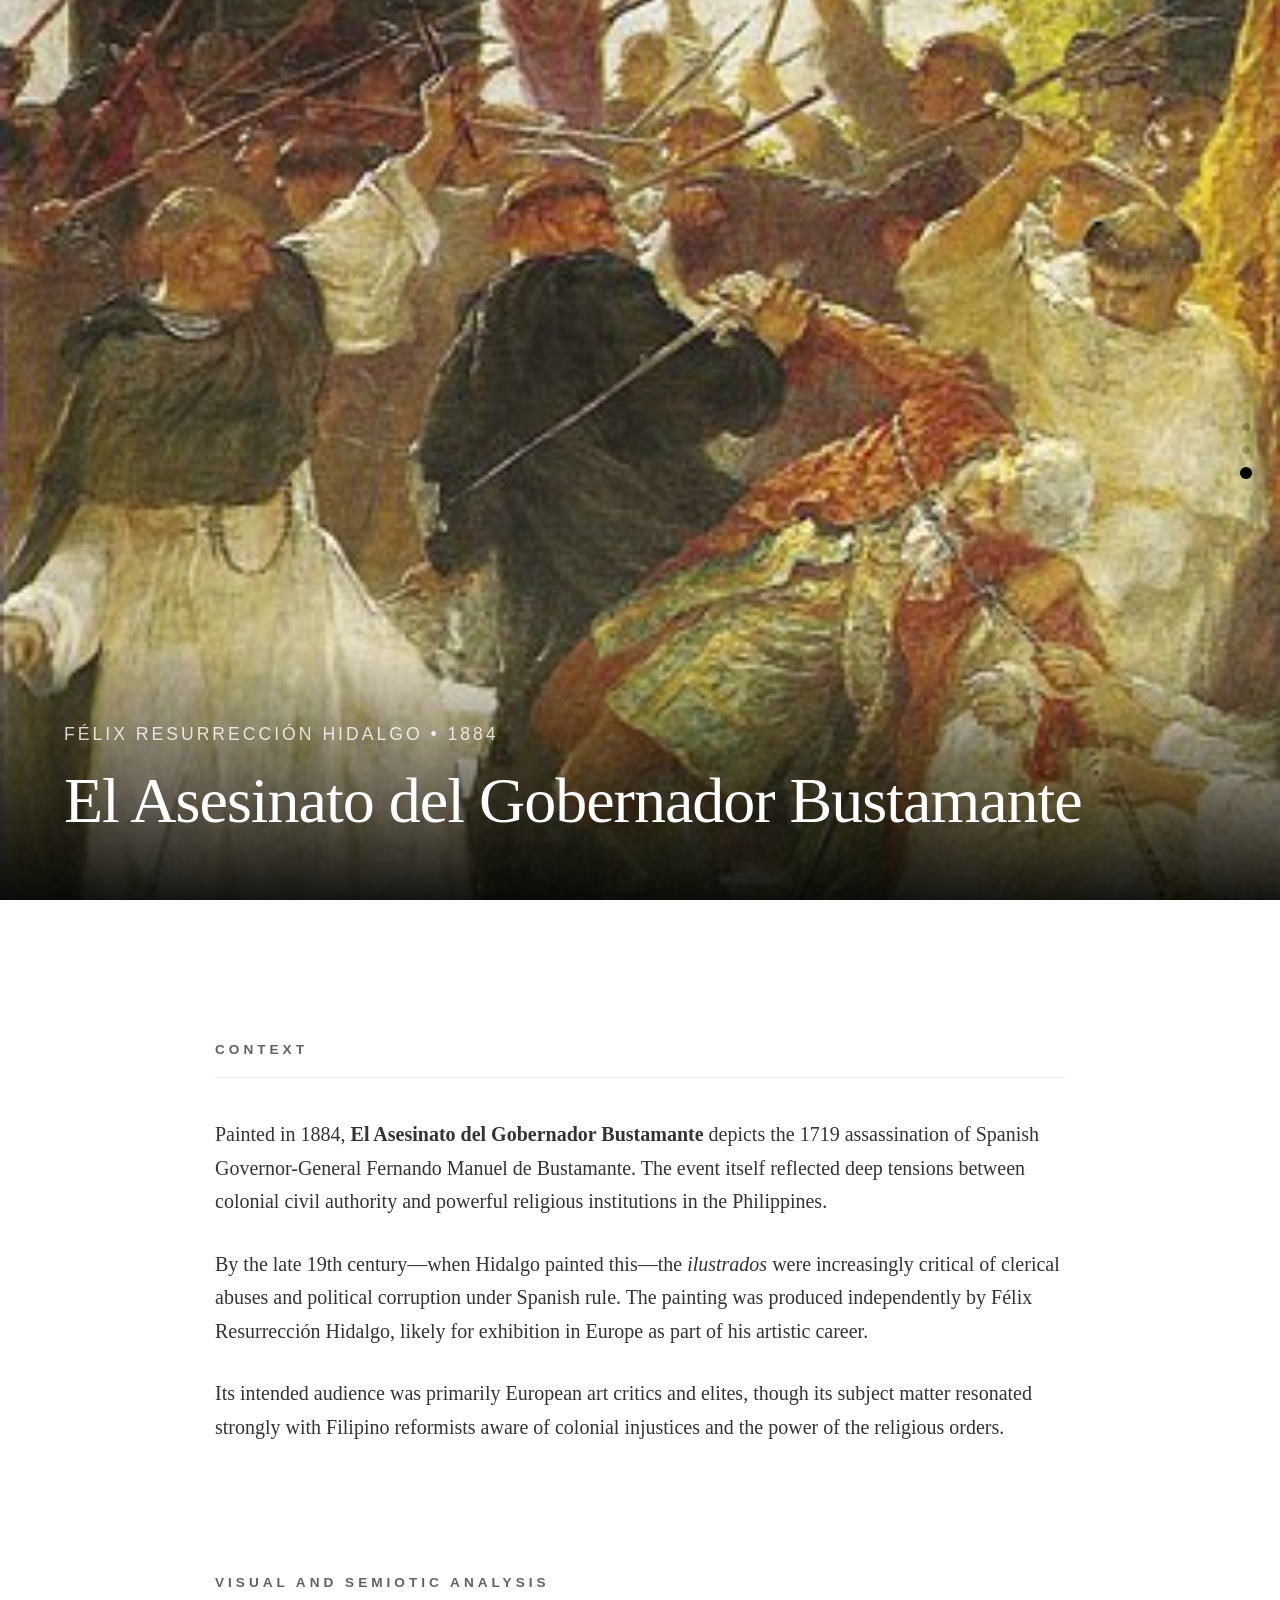
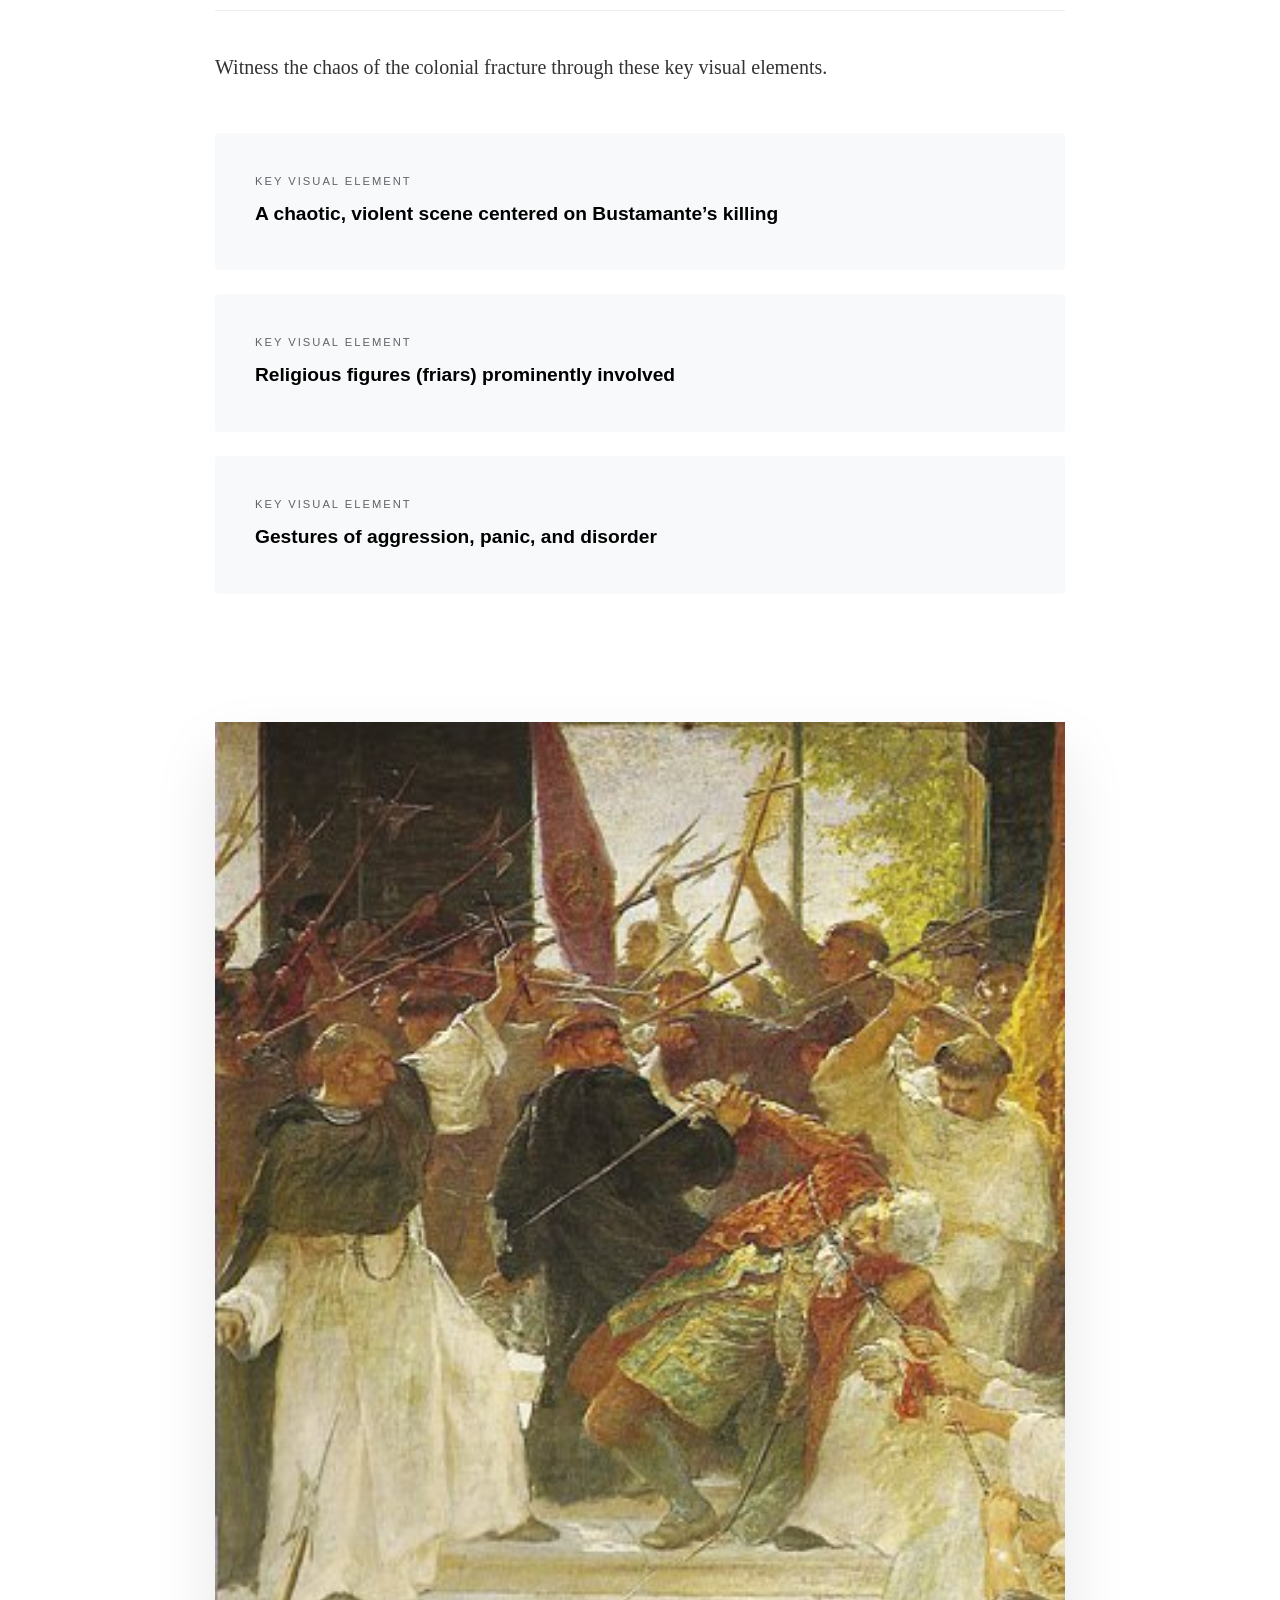
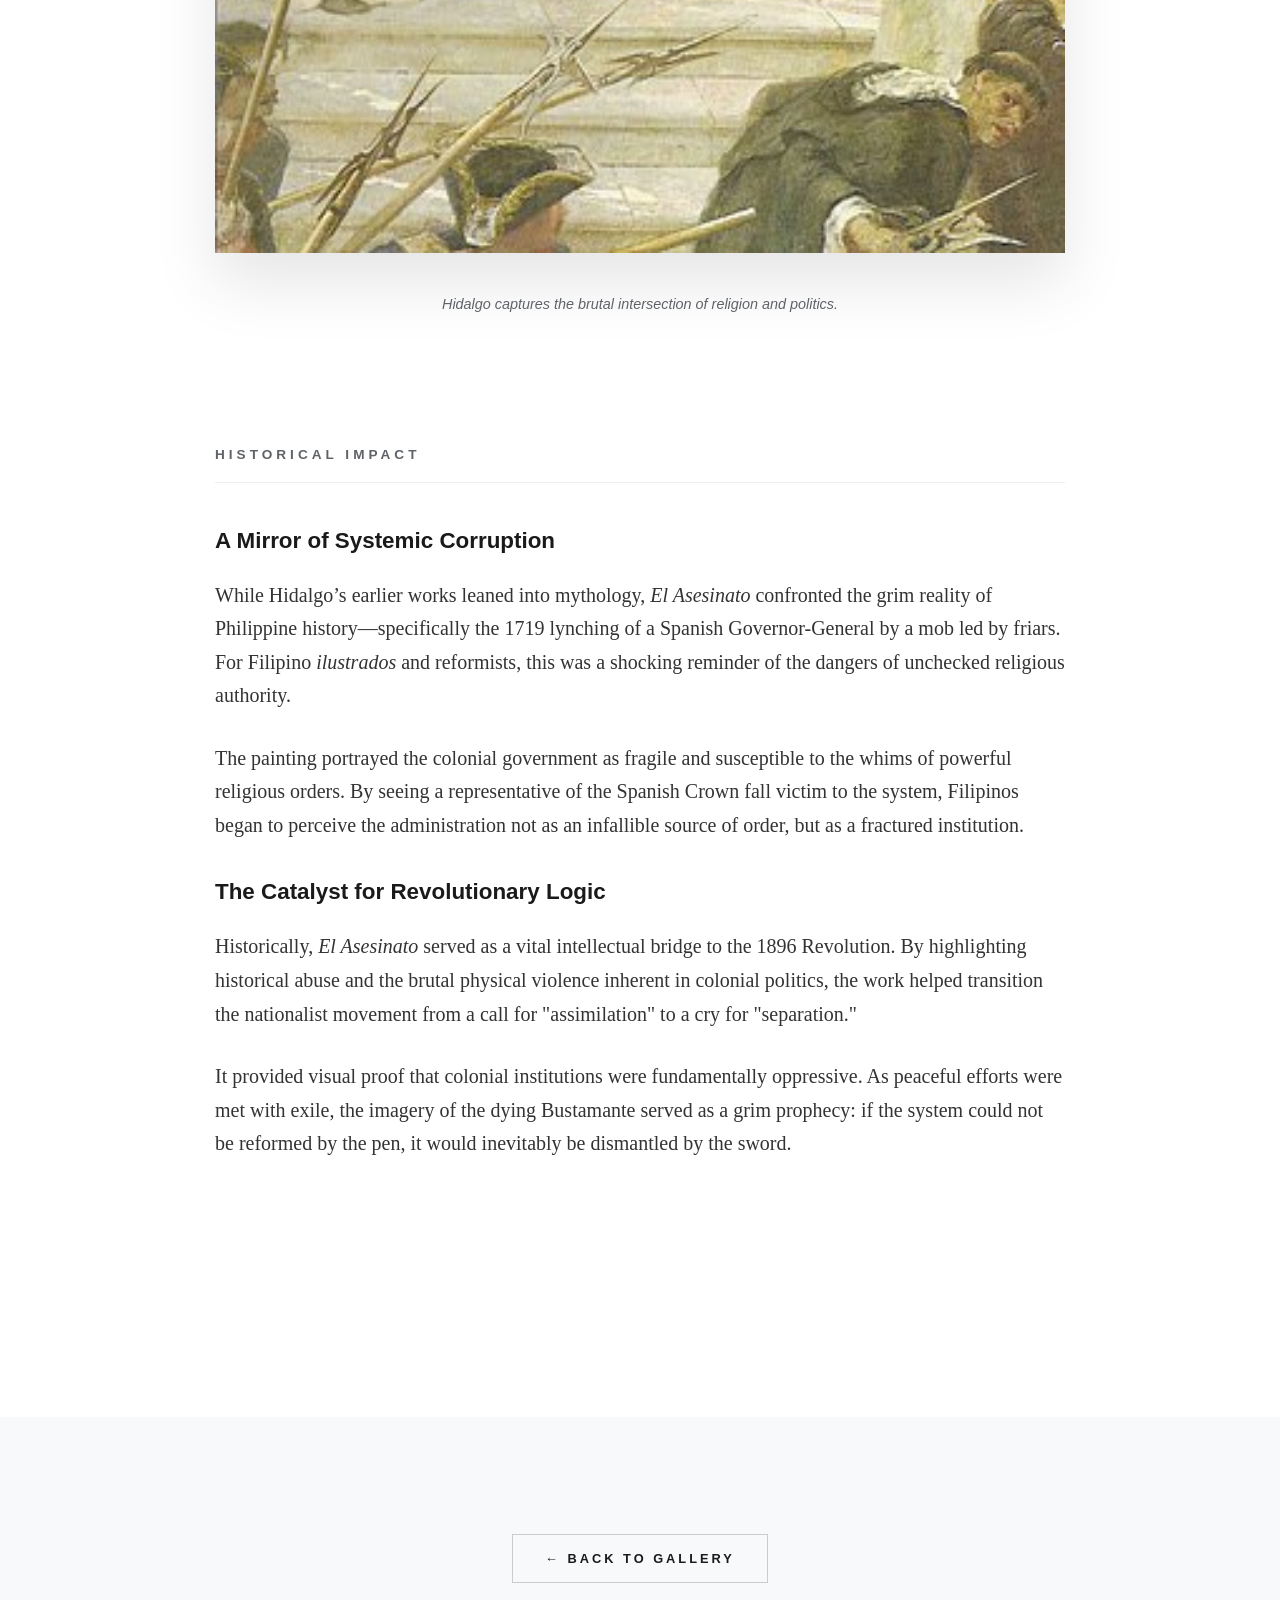
<file: exhibitions/bustamante.html>
<!doctype html>
<html lang="en">
  <head>
    <meta charset="UTF-8" />
    <meta name="viewport" content="width=device-width, initial-scale=1.0" />
    <title>
      El Asesinato del Gobernador Bustamante | PUKAW Interactive Exhibit
    </title>
    <style>
      /* --- GOOGLE ARTS & CULTURE THEME --- */
      :root {
        --bg-color: #ffffff;
        --text-color: #1a1a1a;
        --accent-color: #000000;
        --gray-text: #5f6368;
        --card-bg: #f8f9fa;
      }

      body {
        margin: 0;
        font-family: "Georgia", serif;
        background-color: var(--bg-color);
        color: var(--text-color);
        scroll-behavior: smooth;
        line-height: 1.6;
      }

      /* --- PROGRESS & NAV --- */
      .scroll-progress {
        position: fixed;
        top: 0;
        left: 0;
        height: 4px;
        width: 0%;
        background: var(--accent-color);
        z-index: 10000;
        transition: width 0.1s ease;
      }

      .chapter-nav {
        position: fixed;
        right: 30px;
        top: 50%;
        transform: translateY(-50%);
        display: flex;
        flex-direction: column;
        gap: 15px;
        z-index: 999;
      }

      .chapter-nav .dot {
        width: 8px;
        height: 8px;
        border-radius: 50%;
        background: rgba(0, 0, 0, 0.2);
        transition: 0.3s;
        display: block;
      }

      .chapter-nav .dot:hover,
      .chapter-nav .dot.active {
        background: var(--accent-color);
        transform: scale(1.5);
      }

      /* --- HERO SECTION --- */
      .exhibit__hero {
        position: relative;
        height: 100vh;
        overflow: hidden;
        display: flex;
        align-items: flex-end;
      }

      .exhibit__hero img {
        width: 100%;
        height: 130%;
        object-fit: cover;
        position: absolute;
        top: 0;
        left: 0;
        z-index: -1;
        will-change: transform;
      }

      .exhibit__overlay {
        padding: 4rem;
        width: 100%;
        background: linear-gradient(to top, rgba(0, 0, 0, 0.9), transparent);
        color: white;
      }

      .exhibit__overlay h1 {
        font-size: clamp(2rem, 5vw, 4rem);
        margin: 0;
        font-weight: 400;
        letter-spacing: -1px;
        line-height: 1.1;
      }

      .exhibit__overlay p {
        font-size: 1.1rem;
        margin-top: 10px;
        font-family: sans-serif;
        text-transform: uppercase;
        letter-spacing: 3px;
        opacity: 0.8;
      }

      /* --- CONTENT LAYOUT --- */
      .exhibit__container {
        max-width: 850px;
        margin: auto;
        padding: 8rem 2rem;
      }

      .exhibit__block {
        margin-bottom: 8rem;
      }

      .exhibit__block h2 {
        font-family: sans-serif;
        font-size: 0.85rem;
        text-transform: uppercase;
        letter-spacing: 4px;
        color: var(--gray-text);
        margin-bottom: 2.5rem;
        border-bottom: 1px solid #eee;
        padding-bottom: 1rem;
      }

      .exhibit__block h3 {
        font-family: sans-serif;
        font-size: 1.4rem;
        margin: 2rem 0 1rem 0;
        font-weight: 600;
      }

      .exhibit__block p {
        font-size: 1.25rem;
        line-height: 2.1rem;
        margin-bottom: 1.8rem;
        color: #333;
      }

      /* --- ANALYSIS CARDS --- */
      .analysis-grid {
        display: grid;
        gap: 1.5rem;
        margin-top: 3rem;
      }

      .analysis-card {
        padding: 2.5rem;
        background: var(--card-bg);
        border-radius: 4px;
        cursor: help;
        transition: all 0.4s cubic-bezier(0.165, 0.84, 0.44, 1);
      }

      .analysis-card .label {
        font-family: sans-serif;
        font-size: 0.7rem;
        text-transform: uppercase;
        letter-spacing: 2px;
        color: var(--gray-text);
        margin-bottom: 0.5rem;
        display: block;
      }

      .analysis-card h4 {
        font-family: sans-serif;
        font-size: 1.2rem;
        margin: 0;
        color: var(--accent-color);
      }

      .hidden-text {
        opacity: 0;
        max-height: 0;
        overflow: hidden;
        transition: all 0.5s ease;
        color: #444;
        font-size: 1.1rem;
        line-height: 1.8rem;
        border-top: 1px solid #ddd;
      }

      .analysis-card:hover {
        background: #fff;
        box-shadow: 0 20px 40px rgba(0, 0, 0, 0.08);
        transform: translateY(-5px);
      }

      .analysis-card:hover .hidden-text {
        opacity: 1;
        max-height: 300px;
        margin-top: 1.5rem;
        padding-top: 1.5rem;
      }

      /* --- IMAGE DETAIL --- */
      .exhibit__image {
        margin: 8rem 0;
        text-align: center;
      }

      .exhibit__image img {
        width: 100%;
        max-width: 1100px;
        box-shadow: 0 30px 60px rgba(0, 0, 0, 0.1);
      }

      .caption {
        font-family: sans-serif;
        font-size: 0.9rem;
        color: var(--gray-text);
        margin-top: 2rem;
        font-style: italic;
      }

      /* --- ANIMATIONS --- */
      .exhibit__block,
      .exhibit__image,
      .analysis-card {
        opacity: 0;
        transform: translateY(40px);
        transition: all 1s ease;
      }

      .exhibit__block.show,
      .exhibit__image.show,
      .analysis-card.show {
        opacity: 1;
        transform: translateY(0);
      }

      /* --- FOOTER --- */
      .exhibit__footer {
        padding: 8rem 2rem;
        text-align: center;
        background: #f8f9fa;
      }

      .exhibit__footer a {
        font-family: sans-serif;
        text-decoration: none;
        color: var(--text-color);
        font-weight: bold;
        text-transform: uppercase;
        font-size: 0.8rem;
        letter-spacing: 3px;
        padding: 1rem 2rem;
        border: 1px solid #ccc;
        transition: 0.3s;
      }

      .exhibit__footer a:hover {
        background: black;
        color: white;
        border-color: black;
      }
    </style>
  </head>

  <body>
    <div class="scroll-progress" id="bar"></div>

    <nav class="chapter-nav">
      <a href="#context" class="dot" title="Context"></a>
      <a href="#visual" class="dot" title="Analysis"></a>
      <a href="#impact" class="dot" title="Impact"></a>
    </nav>

    <!-- HERO SECTION -->
    <header class="exhibit__hero">
      <img
        src="../assets/bustamante.JPG"
        id="heroImg"
        alt="El Asesinato del Gobernador Bustamante"
      />
      <div class="exhibit__overlay">
        <p>Félix Resurrección Hidalgo • 1884</p>
        <h1>El Asesinato del Gobernador Bustamante</h1>
      </div>
    </header>

    <section class="exhibit__container">
      <!-- SECTION 1: CONTEXT -->
      <div class="exhibit__block" id="context">
        <h2>Context</h2>
        <p>
          Painted in 1884,
          <strong>El Asesinato del Gobernador Bustamante</strong> depicts the
          1719 assassination of Spanish Governor-General Fernando Manuel de
          Bustamante. The event itself reflected deep tensions between colonial
          civil authority and powerful religious institutions in the
          Philippines.
        </p>
        <p>
          By the late 19th century—when Hidalgo painted this—the
          <em>ilustrados</em> were increasingly critical of clerical abuses and
          political corruption under Spanish rule. The painting was produced
          independently by Félix Resurrección Hidalgo, likely for exhibition in
          Europe as part of his artistic career.
        </p>
        <p>
          Its intended audience was primarily European art critics and elites,
          though its subject matter resonated strongly with Filipino reformists
          aware of colonial injustices and the power of the religious orders.
        </p>
      </div>

      <!-- SECTION 2: ANALYSIS -->
      <div class="exhibit__block" id="visual">
        <h2>Visual and Semiotic Analysis</h2>
        <p>
          Witness the chaos of the colonial fracture through these key visual
          elements.
        </p>

        <div class="analysis-grid">
          <!-- Card 1 -->
          <div class="analysis-card">
            <span class="label">Key Visual Element</span>
            <h4>A chaotic, violent scene centered on Bustamante’s killing</h4>
            <div class="hidden-text">
              <strong>Possible Interpretation:</strong><br />
              In a semiotic sense, the assassination may represent the total
              failure of justice and the breakdown of civil order within the
              colony.
            </div>
          </div>

          <!-- Card 2 -->
          <div class="analysis-card">
            <span class="label">Key Visual Element</span>
            <h4>Religious figures (friars) prominently involved</h4>
            <div class="hidden-text">
              <strong>Possible Interpretation:</strong><br />
              The inclusion of friars in a violent act suggests clerical
              dominance over civil governance and the "frailocracy" that
              governed Philippine life.
            </div>
          </div>

          <!-- Card 3 -->
          <div class="analysis-card">
            <span class="label">Key Visual Element</span>
            <h4>Gestures of aggression, panic, and disorder</h4>
            <div class="hidden-text">
              <strong>Possible Interpretation:</strong><br />
              The physical instability of the composition reflects the
              deep-seated instability and volatility inherent within the
              colonial system.
            </div>
          </div>
        </div>
      </div>

      <!-- INTERMEDIATE IMAGE -->
      <div class="exhibit__image">
        <img
          src="../assets/bustamante.JPG"
          alt="Detail of El Asesinato del Gobernador Bustamante"
        />
        <p class="caption">
          Hidalgo captures the brutal intersection of religion and politics.
        </p>
      </div>

      <!-- SECTION 3: HISTORICAL IMPACT -->
      <div class="exhibit__block" id="impact">
        <h2>Historical Impact</h2>

        <h3>A Mirror of Systemic Corruption</h3>
        <p>
          While Hidalgo’s earlier works leaned into mythology,
          <em>El Asesinato</em> confronted the grim reality of Philippine
          history—specifically the 1719 lynching of a Spanish Governor-General
          by a mob led by friars. For Filipino <em>ilustrados</em> and
          reformists, this was a shocking reminder of the dangers of unchecked
          religious authority.
        </p>
        <p>
          The painting portrayed the colonial government as fragile and
          susceptible to the whims of powerful religious orders. By seeing a
          representative of the Spanish Crown fall victim to the system,
          Filipinos began to perceive the administration not as an infallible
          source of order, but as a fractured institution.
        </p>

        <h3>The Catalyst for Revolutionary Logic</h3>
        <p>
          Historically, <em>El Asesinato</em> served as a vital intellectual
          bridge to the 1896 Revolution. By highlighting historical abuse and
          the brutal physical violence inherent in colonial politics, the work
          helped transition the nationalist movement from a call for
          "assimilation" to a cry for "separation."
        </p>
        <p>
          It provided visual proof that colonial institutions were fundamentally
          oppressive. As peaceful efforts were met with exile, the imagery of
          the dying Bustamante served as a grim prophecy: if the system could
          not be reformed by the pen, it would inevitably be dismantled by the
          sword.
        </p>
      </div>
    </section>

    <footer class="exhibit__footer">
      <a href="../index.html">← Back to Gallery</a>
    </footer>

    <script>
      // SCROLL PROGRESS & PARALLAX
      const bar = document.getElementById("bar");
      const heroImg = document.getElementById("heroImg");

      window.onscroll = () => {
        let winScroll =
          document.body.scrollTop || document.documentElement.scrollTop;
        let height =
          document.documentElement.scrollHeight -
          document.documentElement.clientHeight;
        let scrolled = (winScroll / height) * 100;
        bar.style.width = scrolled + "%";

        // Parallax Effect
        if (winScroll < window.innerHeight * 1.5) {
          heroImg.style.transform = `translateY(${winScroll * 0.35}px)`;
        }

        updateNav(winScroll);
      };

      // FADE-IN ON SCROLL
      const observer = new IntersectionObserver(
        (entries) => {
          entries.forEach((entry) => {
            if (entry.isIntersecting) entry.target.classList.add("show");
          });
        },
        { threshold: 0.1 },
      );

      document
        .querySelectorAll(".exhibit__block, .exhibit__image, .analysis-card")
        .forEach((el) => {
          observer.observe(el);
        });

      // NAV DOTS UPDATE
      function updateNav(scrollPos) {
        const sections = ["context", "visual", "impact"];
        sections.forEach((id, index) => {
          const el = document.getElementById(id);
          const dot = document.querySelectorAll(".dot")[index];
          if (el.offsetTop - 300 <= scrollPos) {
            document
              .querySelectorAll(".dot")
              .forEach((d) => d.classList.remove("active"));
            dot.classList.add("active");
          }
        });
      }
    </script>
  </body>
</html>
</file>
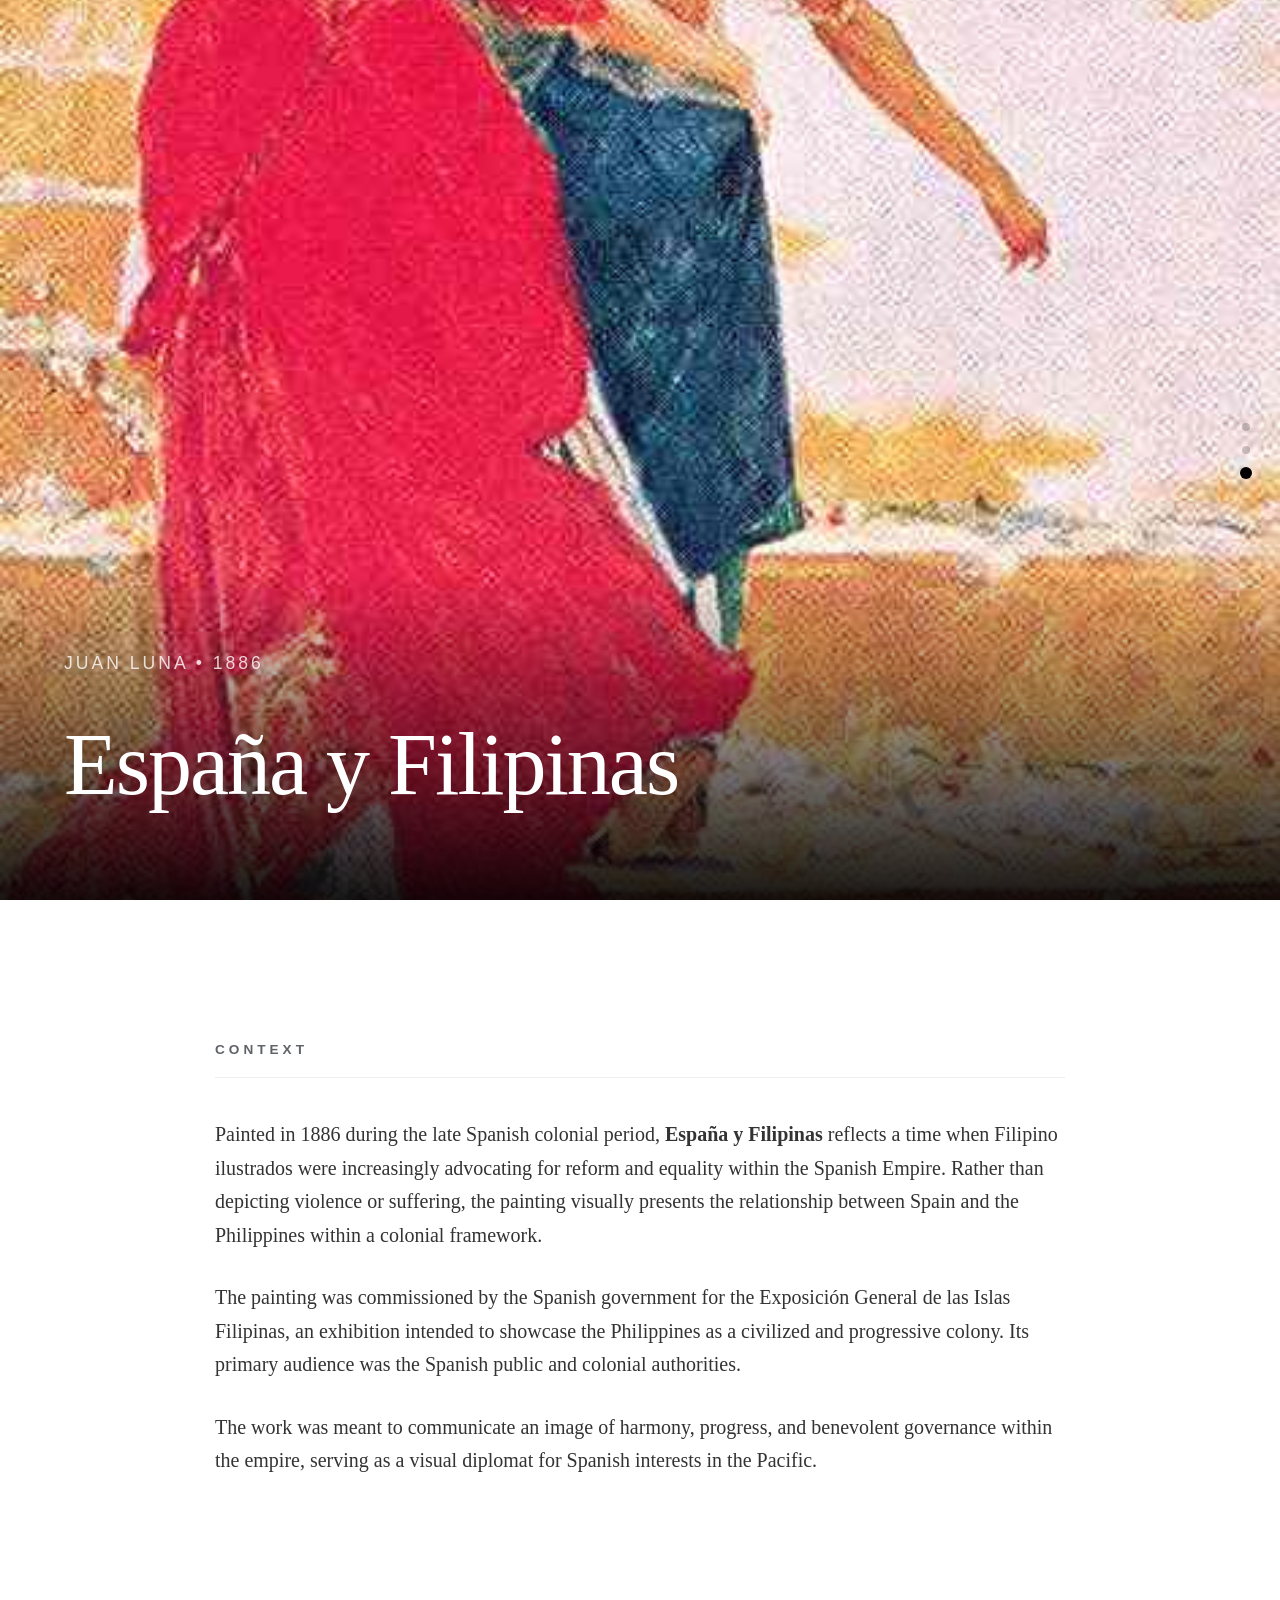
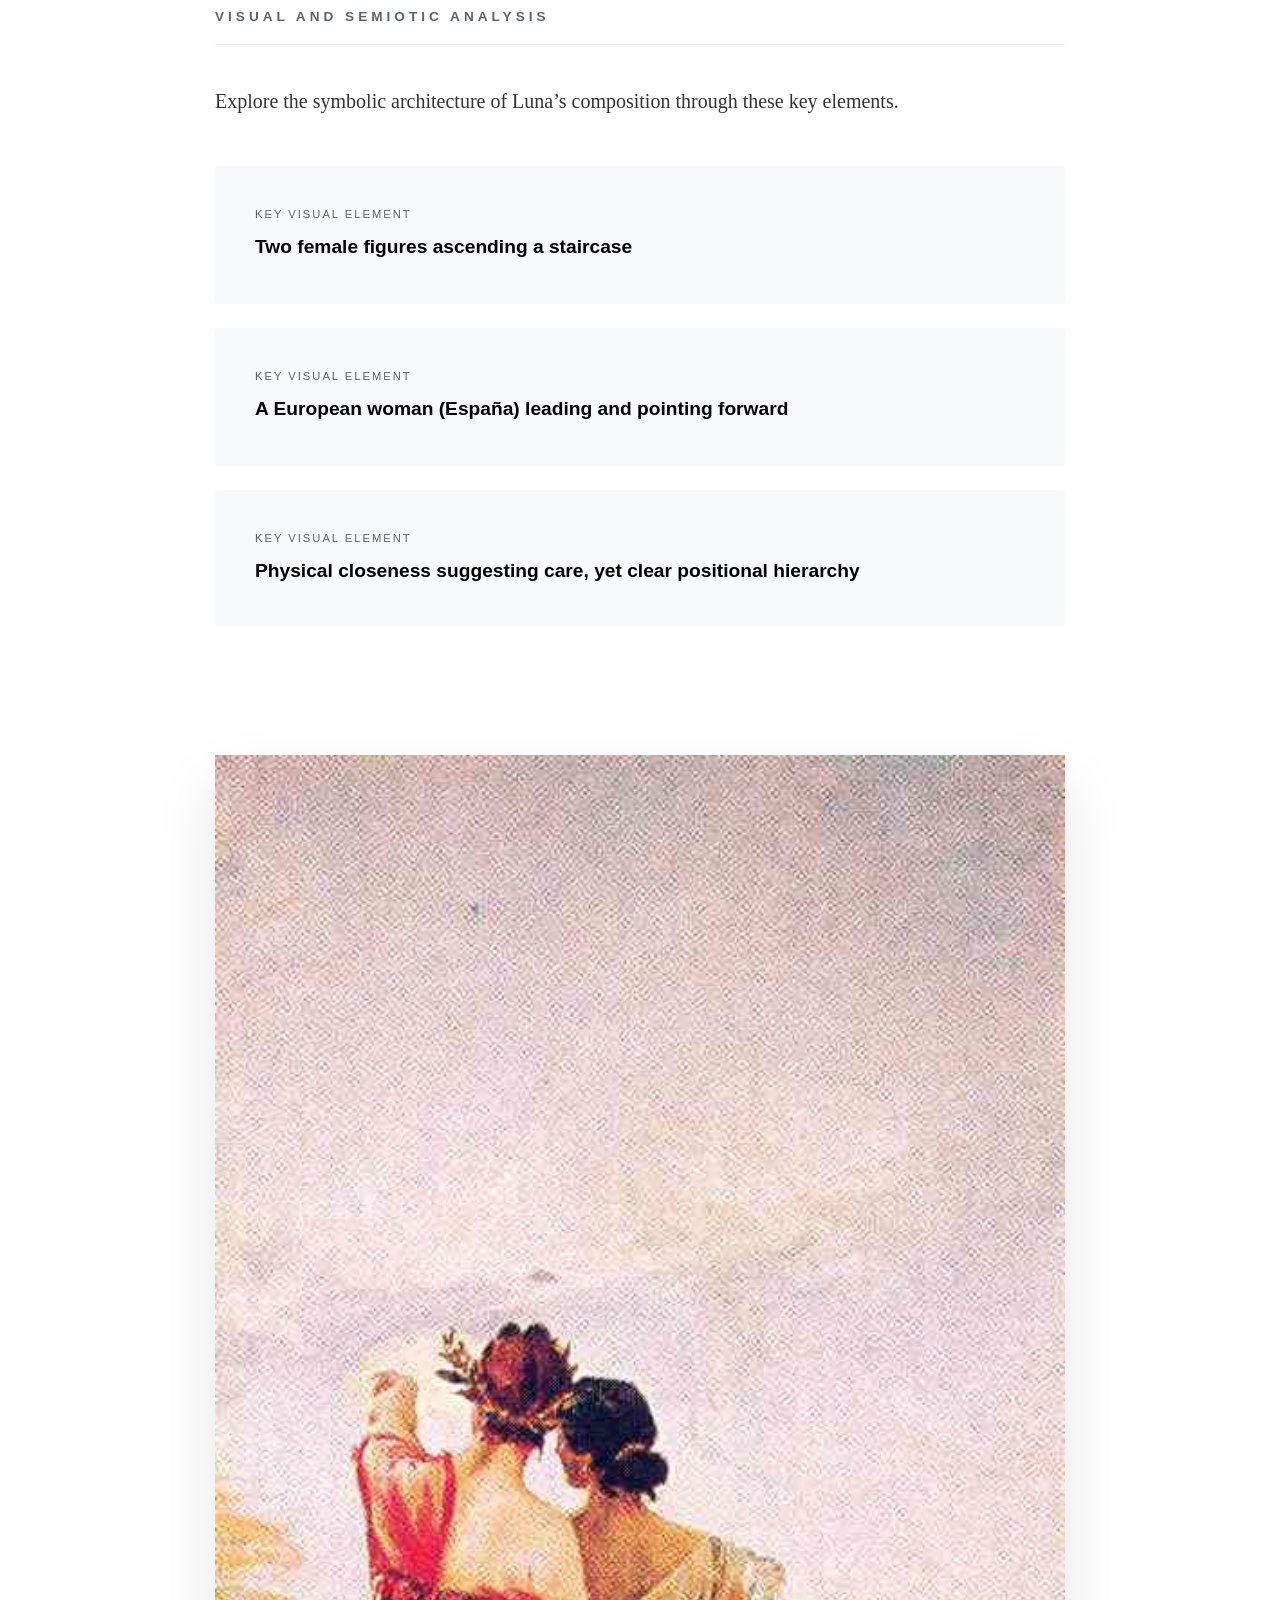
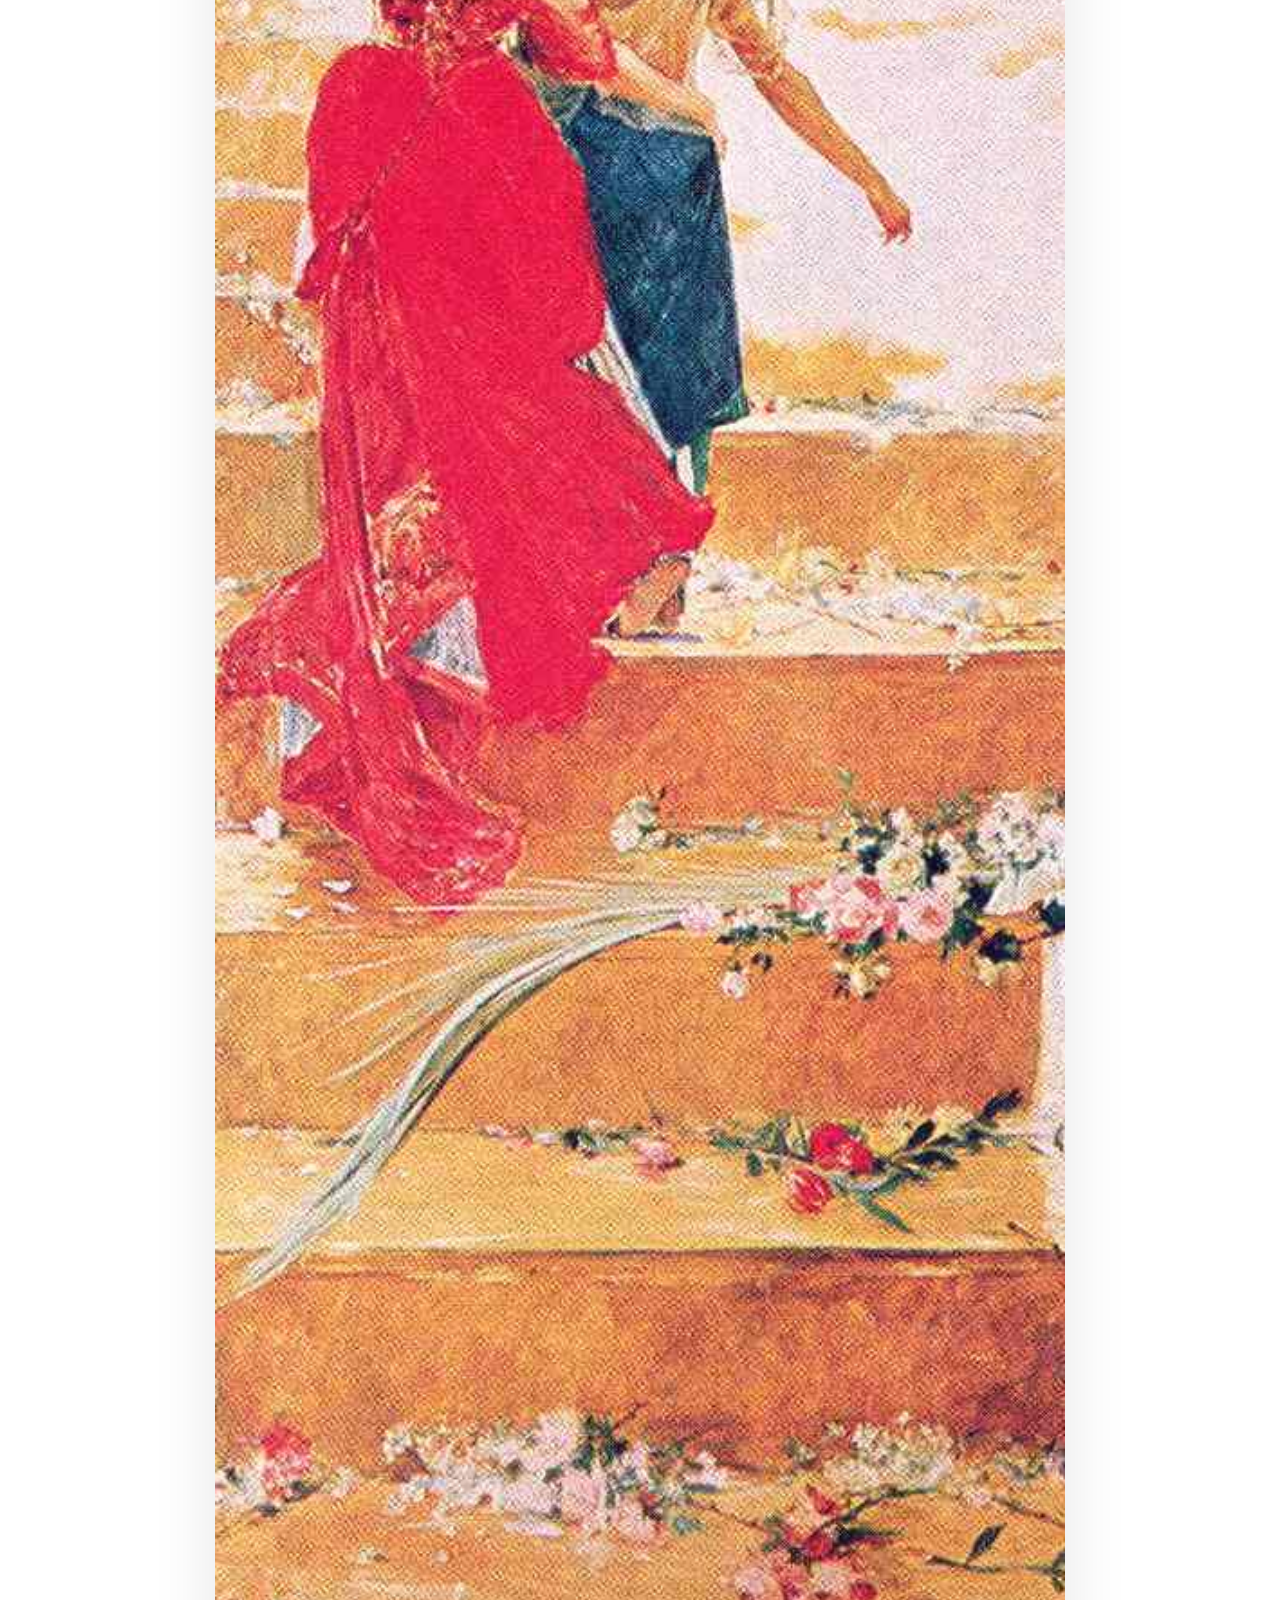
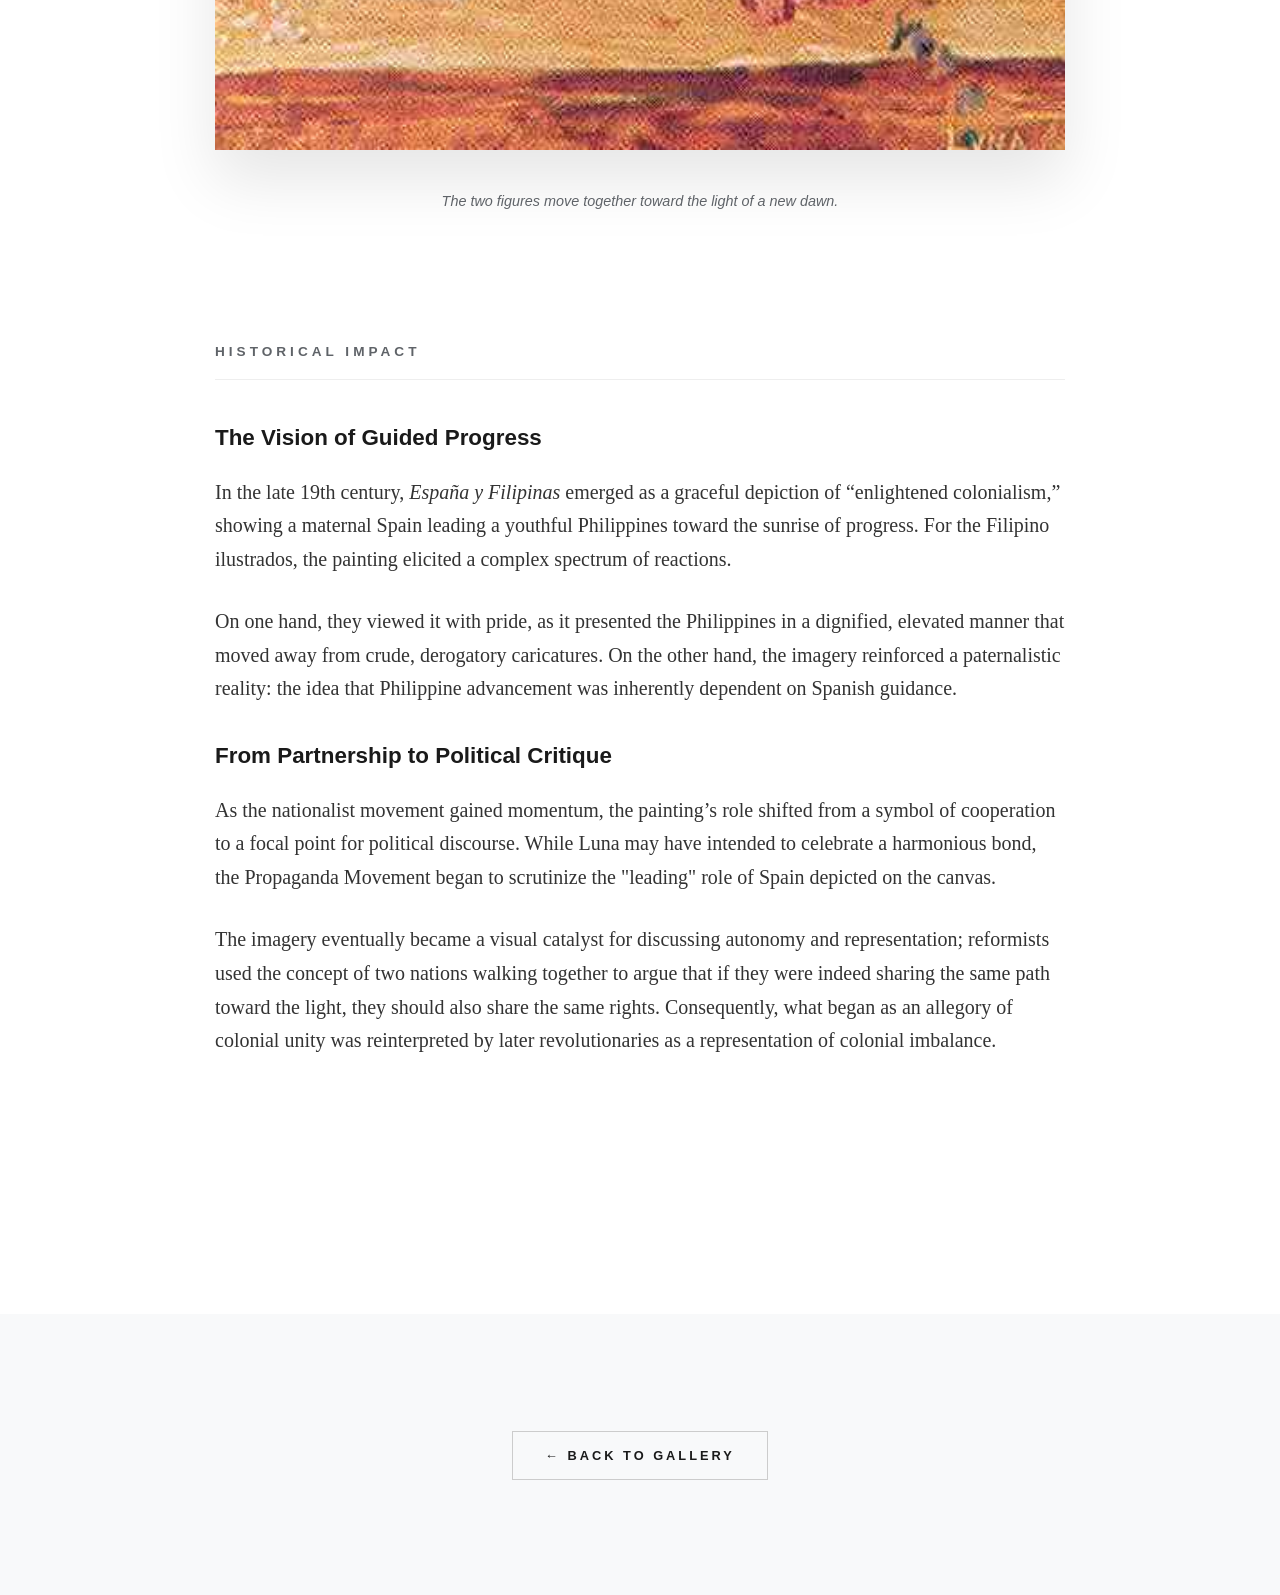
<file: exhibitions/espana-y-filipinas.html>
<!doctype html>
<html lang="en">
  <head>
    <meta charset="UTF-8" />
    <meta name="viewport" content="width=device-width, initial-scale=1.0" />
    <title>España y Filipinas | PUKAW Interactive Exhibit</title>
    <style>
      /* --- GOOGLE ARTS & CULTURE THEME --- */
      :root {
        --bg-color: #ffffff;
        --text-color: #1a1a1a;
        --accent-color: #000000;
        --gray-text: #5f6368;
        --card-bg: #f8f9fa;
      }

      body {
        margin: 0;
        font-family: "Georgia", serif;
        background-color: var(--bg-color);
        color: var(--text-color);
        scroll-behavior: smooth;
        line-height: 1.6;
      }

      /* --- PROGRESS & NAV --- */
      .scroll-progress {
        position: fixed;
        top: 0;
        left: 0;
        height: 4px;
        width: 0%;
        background: var(--accent-color);
        z-index: 10000;
        transition: width 0.1s ease;
      }

      .chapter-nav {
        position: fixed;
        right: 30px;
        top: 50%;
        transform: translateY(-50%);
        display: flex;
        flex-direction: column;
        gap: 15px;
        z-index: 999;
      }

      .chapter-nav .dot {
        width: 8px;
        height: 8px;
        border-radius: 50%;
        background: rgba(0, 0, 0, 0.2);
        transition: 0.3s;
        display: block;
      }

      .chapter-nav .dot:hover,
      .chapter-nav .dot.active {
        background: var(--accent-color);
        transform: scale(1.5);
      }

      /* --- HERO SECTION --- */
      .exhibit__hero {
        position: relative;
        height: 100vh;
        overflow: hidden;
        display: flex;
        align-items: flex-end;
      }

      .exhibit__hero img {
        width: 100%;
        height: 130%;
        object-fit: cover;
        position: absolute;
        top: 0;
        left: 0;
        z-index: -1;
        will-change: transform;
      }

      .exhibit__overlay {
        padding: 4rem;
        width: 100%;
        background: linear-gradient(to top, rgba(0, 0, 0, 0.9), transparent);
        color: white;
      }

      .exhibit__overlay h1 {
        font-size: clamp(3rem, 8vw, 5.5rem);
        margin: 0;
        font-weight: 400;
        letter-spacing: -2px;
      }

      .exhibit__overlay p {
        font-size: 1.1rem;
        margin-top: 10px;
        font-family: sans-serif;
        text-transform: uppercase;
        letter-spacing: 3px;
        opacity: 0.8;
      }

      /* --- CONTENT LAYOUT --- */
      .exhibit__container {
        max-width: 850px;
        margin: auto;
        padding: 8rem 2rem;
      }

      .exhibit__block {
        margin-bottom: 8rem;
      }

      .exhibit__block h2 {
        font-family: sans-serif;
        font-size: 0.85rem;
        text-transform: uppercase;
        letter-spacing: 4px;
        color: var(--gray-text);
        margin-bottom: 2.5rem;
        border-bottom: 1px solid #eee;
        padding-bottom: 1rem;
      }

      .exhibit__block h3 {
        font-family: sans-serif;
        font-size: 1.4rem;
        margin: 2rem 0 1rem 0;
        font-weight: 600;
      }

      .exhibit__block p {
        font-size: 1.25rem;
        line-height: 2.1rem;
        margin-bottom: 1.8rem;
        color: #333;
      }

      /* --- ANALYSIS CARDS --- */
      .analysis-grid {
        display: grid;
        gap: 1.5rem;
        margin-top: 3rem;
      }

      .analysis-card {
        padding: 2.5rem;
        background: var(--card-bg);
        border-radius: 4px;
        cursor: help;
        transition: all 0.4s cubic-bezier(0.165, 0.84, 0.44, 1);
      }

      .analysis-card .label {
        font-family: sans-serif;
        font-size: 0.7rem;
        text-transform: uppercase;
        letter-spacing: 2px;
        color: var(--gray-text);
        margin-bottom: 0.5rem;
        display: block;
      }

      .analysis-card h4 {
        font-family: sans-serif;
        font-size: 1.2rem;
        margin: 0;
        color: var(--accent-color);
      }

      .hidden-text {
        opacity: 0;
        max-height: 0;
        overflow: hidden;
        transition: all 0.5s ease;
        color: #444;
        font-size: 1.1rem;
        line-height: 1.8rem;
        border-top: 1px solid #ddd;
      }

      .analysis-card:hover {
        background: #fff;
        box-shadow: 0 20px 40px rgba(0, 0, 0, 0.08);
        transform: translateY(-5px);
      }

      .analysis-card:hover .hidden-text {
        opacity: 1;
        max-height: 300px;
        margin-top: 1.5rem;
        padding-top: 1.5rem;
      }

      /* --- IMAGE DETAIL --- */
      .exhibit__image {
        margin: 8rem 0;
        text-align: center;
      }

      .exhibit__image img {
        width: 100%;
        max-width: 1100px;
        box-shadow: 0 30px 60px rgba(0, 0, 0, 0.1);
      }

      .caption {
        font-family: sans-serif;
        font-size: 0.9rem;
        color: var(--gray-text);
        margin-top: 2rem;
        font-style: italic;
      }

      /* --- ANIMATIONS --- */
      .exhibit__block,
      .exhibit__image,
      .analysis-card {
        opacity: 0;
        transform: translateY(40px);
        transition: all 1s ease;
      }

      .exhibit__block.show,
      .exhibit__image.show,
      .analysis-card.show {
        opacity: 1;
        transform: translateY(0);
      }

      /* --- FOOTER --- */
      .exhibit__footer {
        padding: 8rem 2rem;
        text-align: center;
        background: #f8f9fa;
      }

      .exhibit__footer a {
        font-family: sans-serif;
        text-decoration: none;
        color: var(--text-color);
        font-weight: bold;
        text-transform: uppercase;
        font-size: 0.8rem;
        letter-spacing: 3px;
        padding: 1rem 2rem;
        border: 1px solid #ccc;
        transition: 0.3s;
      }

      .exhibit__footer a:hover {
        background: black;
        color: white;
        border-color: black;
      }
    </style>
  </head>

  <body>
    <div class="scroll-progress" id="bar"></div>

    <nav class="chapter-nav">
      <a href="#context" class="dot" title="Context"></a>
      <a href="#visual" class="dot" title="Analysis"></a>
      <a href="#impact" class="dot" title="Impact"></a>
    </nav>

    <!-- HERO SECTION -->
    <header class="exhibit__hero">
      <img
        src="../assets/espana.JPG"
        id="heroImg"
        alt="España y Filipinas Full Work"
      />
      <div class="exhibit__overlay">
        <p>Juan Luna • 1886</p>
        <h1>España y Filipinas</h1>
      </div>
    </header>

    <section class="exhibit__container">
      <!-- SECTION 1: CONTEXT -->
      <div class="exhibit__block" id="context">
        <h2>Context</h2>
        <p>
          Painted in 1886 during the late Spanish colonial period,
          <strong>España y Filipinas</strong> reflects a time when Filipino
          ilustrados were increasingly advocating for reform and equality within
          the Spanish Empire. Rather than depicting violence or suffering, the
          painting visually presents the relationship between Spain and the
          Philippines within a colonial framework.
        </p>
        <p>
          The painting was commissioned by the Spanish government for the
          Exposición General de las Islas Filipinas, an exhibition intended to
          showcase the Philippines as a civilized and progressive colony. Its
          primary audience was the Spanish public and colonial authorities.
        </p>
        <p>
          The work was meant to communicate an image of harmony, progress, and
          benevolent governance within the empire, serving as a visual diplomat
          for Spanish interests in the Pacific.
        </p>
      </div>

      <!-- SECTION 2: ANALYSIS -->
      <div class="exhibit__block" id="visual">
        <h2>Visual and Semiotic Analysis</h2>
        <p>
          Explore the symbolic architecture of Luna’s composition through these
          key elements.
        </p>

        <div class="analysis-grid">
          <!-- Card 1 -->
          <div class="analysis-card">
            <span class="label">Key Visual Element</span>
            <h4>Two female figures ascending a staircase</h4>
            <div class="hidden-text">
              <strong>Possible Interpretation:</strong><br />
              This ascent may symbolize progress, development, or the concept of
              "civilization" as viewed through the colonial lens of the 19th
              century.
            </div>
          </div>

          <!-- Card 2 -->
          <div class="analysis-card">
            <span class="label">Key Visual Element</span>
            <h4>A European woman (España) leading and pointing forward</h4>
            <div class="hidden-text">
              <strong>Possible Interpretation:</strong><br />
              The guiding gesture of España suggests colonial authority and
              direction, while the Filipina figure represents a nation being led
              or shaped toward a shared future.
            </div>
          </div>

          <!-- Card 3 -->
          <div class="analysis-card">
            <span class="label">Key Visual Element</span>
            <h4>
              Physical closeness suggesting care, yet clear positional hierarchy
            </h4>
            <div class="hidden-text">
              <strong>Possible Interpretation:</strong><br />
              While the intimacy implies protection and a maternal bond, the
              vertical arrangement may also imply a state of perpetual
              dependence.
            </div>
          </div>
        </div>
      </div>

      <!-- INTERMEDIATE IMAGE -->
      <div class="exhibit__image">
        <img src="../assets/espana.JPG" alt="Detail of España y Filipinas" />
        <p class="caption">
          The two figures move together toward the light of a new dawn.
        </p>
      </div>

      <!-- SECTION 3: HISTORICAL IMPACT -->
      <div class="exhibit__block" id="impact">
        <h2>Historical Impact</h2>

        <h3>The Vision of Guided Progress</h3>
        <p>
          In the late 19th century, <em>España y Filipinas</em> emerged as a
          graceful depiction of “enlightened colonialism,” showing a maternal
          Spain leading a youthful Philippines toward the sunrise of progress.
          For the Filipino ilustrados, the painting elicited a complex spectrum
          of reactions.
        </p>
        <p>
          On one hand, they viewed it with pride, as it presented the
          Philippines in a dignified, elevated manner that moved away from
          crude, derogatory caricatures. On the other hand, the imagery
          reinforced a paternalistic reality: the idea that Philippine
          advancement was inherently dependent on Spanish guidance.
        </p>

        <h3>From Partnership to Political Critique</h3>
        <p>
          As the nationalist movement gained momentum, the painting’s role
          shifted from a symbol of cooperation to a focal point for political
          discourse. While Luna may have intended to celebrate a harmonious
          bond, the Propaganda Movement began to scrutinize the "leading" role
          of Spain depicted on the canvas.
        </p>
        <p>
          The imagery eventually became a visual catalyst for discussing
          autonomy and representation; reformists used the concept of two
          nations walking together to argue that if they were indeed sharing the
          same path toward the light, they should also share the same rights.
          Consequently, what began as an allegory of colonial unity was
          reinterpreted by later revolutionaries as a representation of colonial
          imbalance.
        </p>
      </div>
    </section>

    <footer class="exhibit__footer">
      <a href="../index.html">← Back to Gallery</a>
    </footer>

    <script>
      // SCROLL PROGRESS & PARALLAX
      const bar = document.getElementById("bar");
      const heroImg = document.getElementById("heroImg");

      window.onscroll = () => {
        let winScroll =
          document.body.scrollTop || document.documentElement.scrollTop;
        let height =
          document.documentElement.scrollHeight -
          document.documentElement.clientHeight;
        let scrolled = (winScroll / height) * 100;
        bar.style.width = scrolled + "%";

        // Immersive Parallax
        if (winScroll < window.innerHeight * 1.5) {
          heroImg.style.transform = `translateY(${winScroll * 0.35}px)`;
        }

        updateNav(winScroll);
      };

      // FADE-IN ON SCROLL
      const observer = new IntersectionObserver(
        (entries) => {
          entries.forEach((entry) => {
            if (entry.isIntersecting) entry.target.classList.add("show");
          });
        },
        { threshold: 0.1 },
      );

      document
        .querySelectorAll(".exhibit__block, .exhibit__image, .analysis-card")
        .forEach((el) => {
          observer.observe(el);
        });

      // NAV DOTS UPDATE
      function updateNav(scrollPos) {
        const sections = ["context", "visual", "impact"];
        sections.forEach((id, index) => {
          const el = document.getElementById(id);
          const dot = document.querySelectorAll(".dot")[index];
          if (el.offsetTop - 300 <= scrollPos) {
            document
              .querySelectorAll(".dot")
              .forEach((d) => d.classList.remove("active"));
            dot.classList.add("active");
          }
        });
      }
    </script>
  </body>
</html>
</file>
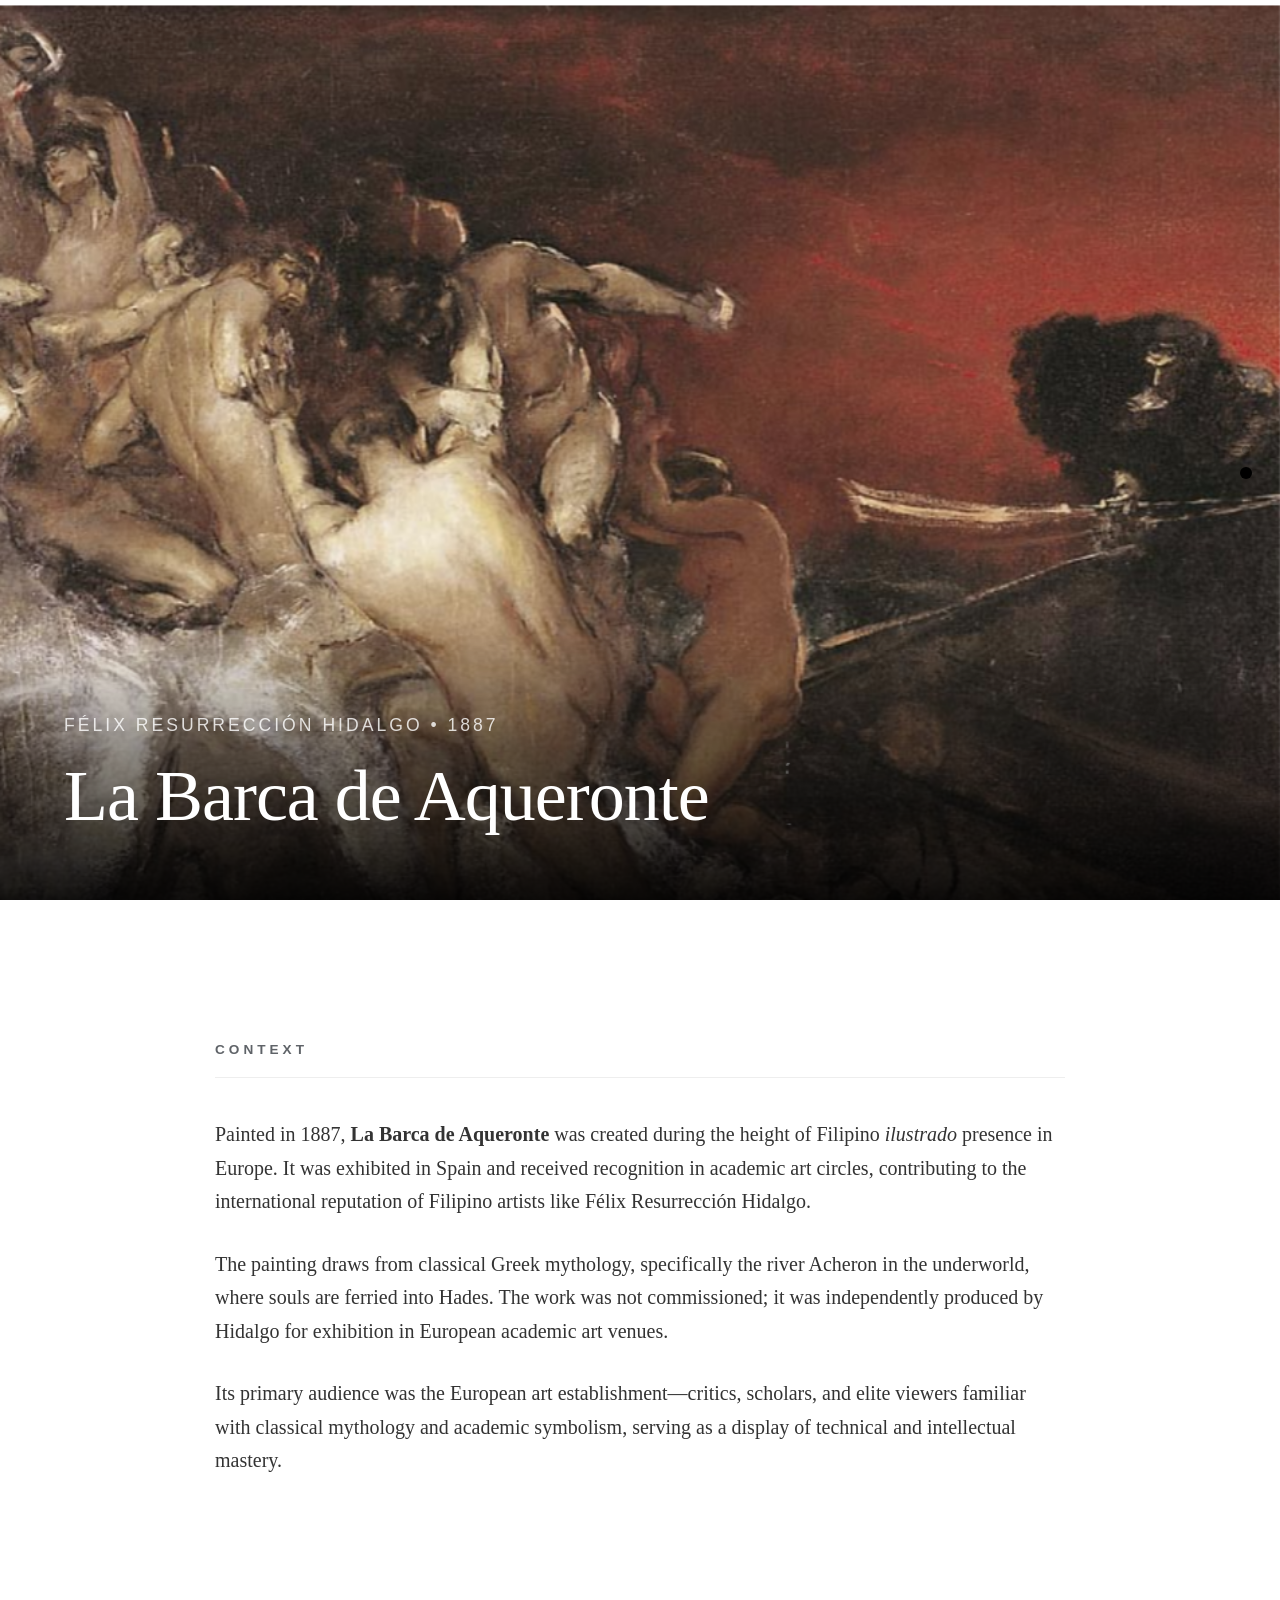
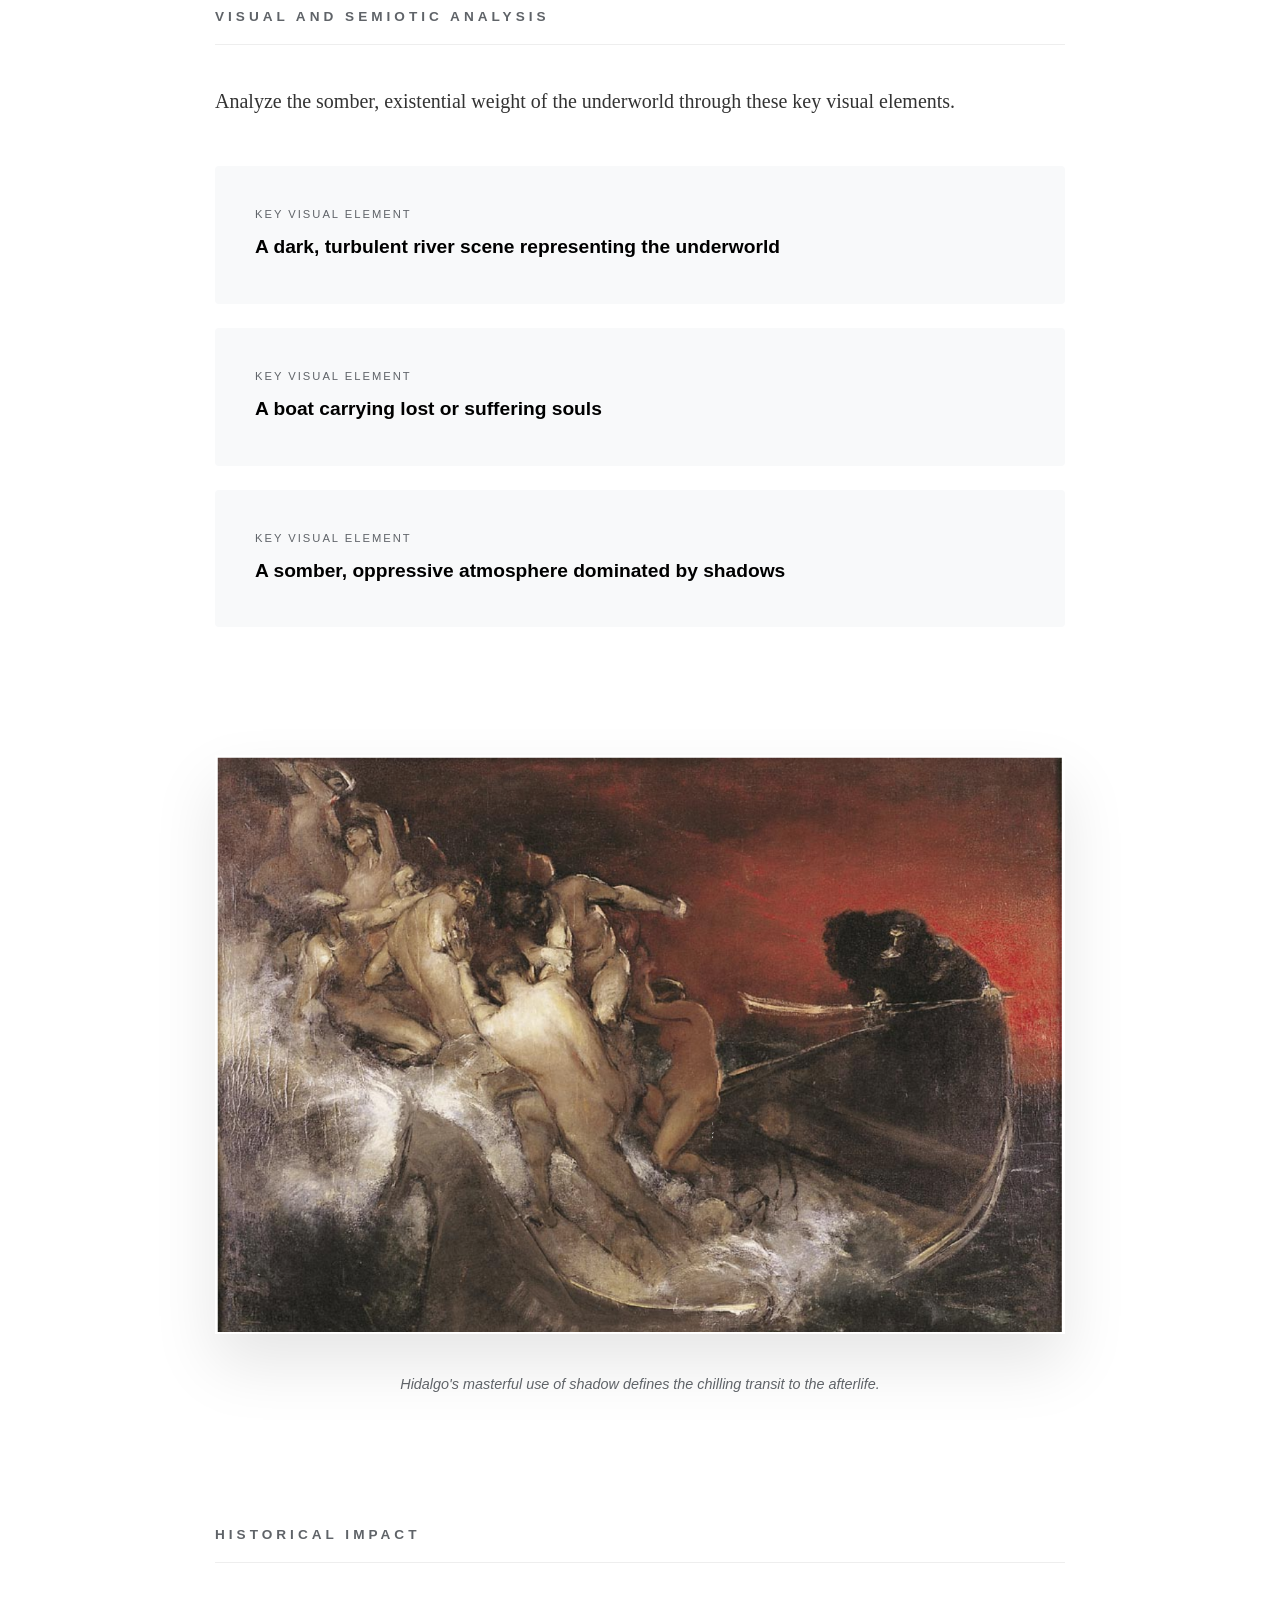
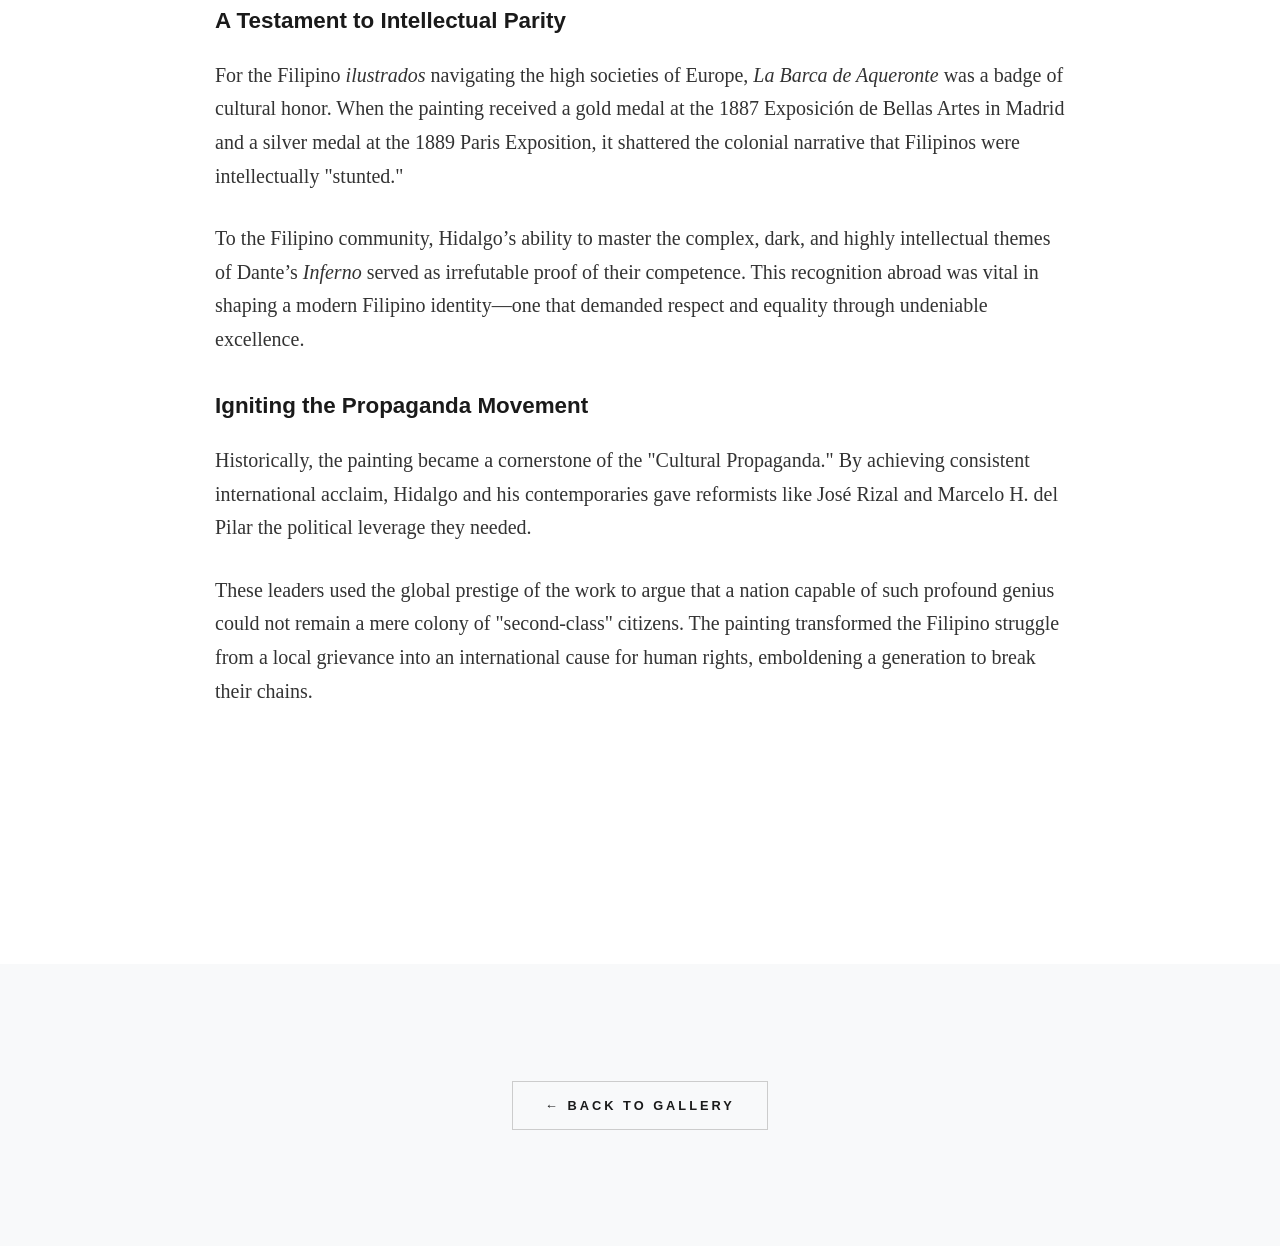
<file: exhibitions/la-barca.html>
<!doctype html>
<html lang="en">
  <head>
    <meta charset="UTF-8" />
    <meta name="viewport" content="width=device-width, initial-scale=1.0" />
    <title>La Barca de Aqueronte | PUKAW Interactive Exhibit</title>
    <style>
      /* --- GOOGLE ARTS & CULTURE THEME --- */
      :root {
        --bg-color: #ffffff;
        --text-color: #1a1a1a;
        --accent-color: #000000;
        --gray-text: #5f6368;
        --card-bg: #f8f9fa;
      }

      body {
        margin: 0;
        font-family: "Georgia", serif;
        background-color: var(--bg-color);
        color: var(--text-color);
        scroll-behavior: smooth;
        line-height: 1.6;
      }

      /* --- PROGRESS & NAV --- */
      .scroll-progress {
        position: fixed;
        top: 0;
        left: 0;
        height: 4px;
        width: 0%;
        background: var(--accent-color);
        z-index: 10000;
        transition: width 0.1s ease;
      }

      .chapter-nav {
        position: fixed;
        right: 30px;
        top: 50%;
        transform: translateY(-50%);
        display: flex;
        flex-direction: column;
        gap: 15px;
        z-index: 999;
      }

      .chapter-nav .dot {
        width: 8px;
        height: 8px;
        border-radius: 50%;
        background: rgba(0, 0, 0, 0.2);
        transition: 0.3s;
        display: block;
      }

      .chapter-nav .dot:hover,
      .chapter-nav .dot.active {
        background: var(--accent-color);
        transform: scale(1.5);
      }

      /* --- HERO SECTION --- */
      .exhibit__hero {
        position: relative;
        height: 100vh;
        overflow: hidden;
        display: flex;
        align-items: flex-end;
      }

      .exhibit__hero img {
        width: 100%;
        height: 130%;
        object-fit: cover;
        position: absolute;
        top: 0;
        left: 0;
        z-index: -1;
        will-change: transform;
      }

      .exhibit__overlay {
        padding: 4rem;
        width: 100%;
        background: linear-gradient(to top, rgba(0, 0, 0, 0.9), transparent);
        color: white;
      }

      .exhibit__overlay h1 {
        font-size: clamp(2.5rem, 6vw, 4.5rem);
        margin: 0;
        font-weight: 400;
        letter-spacing: -1px;
        line-height: 1.1;
      }

      .exhibit__overlay p {
        font-size: 1.1rem;
        margin-top: 10px;
        font-family: sans-serif;
        text-transform: uppercase;
        letter-spacing: 3px;
        opacity: 0.8;
      }

      /* --- CONTENT LAYOUT --- */
      .exhibit__container {
        max-width: 850px;
        margin: auto;
        padding: 8rem 2rem;
      }

      .exhibit__block {
        margin-bottom: 8rem;
      }

      .exhibit__block h2 {
        font-family: sans-serif;
        font-size: 0.85rem;
        text-transform: uppercase;
        letter-spacing: 4px;
        color: var(--gray-text);
        margin-bottom: 2.5rem;
        border-bottom: 1px solid #eee;
        padding-bottom: 1rem;
      }

      .exhibit__block h3 {
        font-family: sans-serif;
        font-size: 1.4rem;
        margin: 2rem 0 1rem 0;
        font-weight: 600;
      }

      .exhibit__block p {
        font-size: 1.25rem;
        line-height: 2.1rem;
        margin-bottom: 1.8rem;
        color: #333;
      }

      /* --- ANALYSIS CARDS --- */
      .analysis-grid {
        display: grid;
        gap: 1.5rem;
        margin-top: 3rem;
      }

      .analysis-card {
        padding: 2.5rem;
        background: var(--card-bg);
        border-radius: 4px;
        cursor: help;
        transition: all 0.4s cubic-bezier(0.165, 0.84, 0.44, 1);
      }

      .analysis-card .label {
        font-family: sans-serif;
        font-size: 0.7rem;
        text-transform: uppercase;
        letter-spacing: 2px;
        color: var(--gray-text);
        margin-bottom: 0.5rem;
        display: block;
      }

      .analysis-card h4 {
        font-family: sans-serif;
        font-size: 1.2rem;
        margin: 0;
        color: var(--accent-color);
      }

      .hidden-text {
        opacity: 0;
        max-height: 0;
        overflow: hidden;
        transition: all 0.5s ease;
        color: #444;
        font-size: 1.1rem;
        line-height: 1.8rem;
        border-top: 1px solid #ddd;
      }

      .analysis-card:hover {
        background: #fff;
        box-shadow: 0 20px 40px rgba(0, 0, 0, 0.08);
        transform: translateY(-5px);
      }

      .analysis-card:hover .hidden-text {
        opacity: 1;
        max-height: 300px;
        margin-top: 1.5rem;
        padding-top: 1.5rem;
      }

      /* --- IMAGE DETAIL --- */
      .exhibit__image {
        margin: 8rem 0;
        text-align: center;
      }

      .exhibit__image img {
        width: 100%;
        max-width: 1100px;
        box-shadow: 0 30px 60px rgba(0, 0, 0, 0.1);
      }

      .caption {
        font-family: sans-serif;
        font-size: 0.9rem;
        color: var(--gray-text);
        margin-top: 2rem;
        font-style: italic;
      }

      /* --- ANIMATIONS --- */
      .exhibit__block,
      .exhibit__image,
      .analysis-card {
        opacity: 0;
        transform: translateY(40px);
        transition: all 1s ease;
      }

      .exhibit__block.show,
      .exhibit__image.show,
      .analysis-card.show {
        opacity: 1;
        transform: translateY(0);
      }

      /* --- FOOTER --- */
      .exhibit__footer {
        padding: 8rem 2rem;
        text-align: center;
        background: #f8f9fa;
      }

      .exhibit__footer a {
        font-family: sans-serif;
        text-decoration: none;
        color: var(--text-color);
        font-weight: bold;
        text-transform: uppercase;
        font-size: 0.8rem;
        letter-spacing: 3px;
        padding: 1rem 2rem;
        border: 1px solid #ccc;
        transition: 0.3s;
      }

      .exhibit__footer a:hover {
        background: black;
        color: white;
        border-color: black;
      }
    </style>
  </head>

  <body>
    <div class="scroll-progress" id="bar"></div>

    <nav class="chapter-nav">
      <a href="#context" class="dot" title="Context"></a>
      <a href="#visual" class="dot" title="Analysis"></a>
      <a href="#impact" class="dot" title="Impact"></a>
    </nav>

    <!-- HERO SECTION -->
    <header class="exhibit__hero">
      <img
        src="../assets/barca.PNG"
        id="heroImg"
        alt="La Barca de Aqueronte Full Work"
      />
      <div class="exhibit__overlay">
        <p>Félix Resurrección Hidalgo • 1887</p>
        <h1>La Barca de Aqueronte</h1>
      </div>
    </header>

    <section class="exhibit__container">
      <!-- SECTION 1: CONTEXT -->
      <div class="exhibit__block" id="context">
        <h2>Context</h2>
        <p>
          Painted in 1887, <strong>La Barca de Aqueronte</strong> was created
          during the height of Filipino <em>ilustrado</em> presence in Europe.
          It was exhibited in Spain and received recognition in academic art
          circles, contributing to the international reputation of Filipino
          artists like Félix Resurrección Hidalgo.
        </p>
        <p>
          The painting draws from classical Greek mythology, specifically the
          river Acheron in the underworld, where souls are ferried into Hades.
          The work was not commissioned; it was independently produced by
          Hidalgo for exhibition in European academic art venues.
        </p>
        <p>
          Its primary audience was the European art establishment—critics,
          scholars, and elite viewers familiar with classical mythology and
          academic symbolism, serving as a display of technical and intellectual
          mastery.
        </p>
      </div>

      <!-- SECTION 2: ANALYSIS -->
      <div class="exhibit__block" id="visual">
        <h2>Visual and Semiotic Analysis</h2>
        <p>
          Analyze the somber, existential weight of the underworld through these
          key visual elements.
        </p>

        <div class="analysis-grid">
          <!-- Card 1 -->
          <div class="analysis-card">
            <span class="label">Key Visual Element</span>
            <h4>A dark, turbulent river scene representing the underworld</h4>
            <div class="hidden-text">
              <strong>Possible Interpretation:</strong><br />
              In a semiotic sense, this may symbolize transition, death, or an
              irreversible fate that awaits both the figures on canvas and the
              human condition.
            </div>
          </div>

          <!-- Card 2 -->
          <div class="analysis-card">
            <span class="label">Key Visual Element</span>
            <h4>A boat carrying lost or suffering souls</h4>
            <div class="hidden-text">
              <strong>Possible Interpretation:</strong><br />
              The vessel acts as a powerful representation of human helplessness
              in the face of inevitable suffering and the tides of time.
            </div>
          </div>

          <!-- Card 3 -->
          <div class="analysis-card">
            <span class="label">Key Visual Element</span>
            <h4>A somber, oppressive atmosphere dominated by shadows</h4>
            <div class="hidden-text">
              <strong>Possible Interpretation:</strong><br />
              The heavy chiaroscuro and movement may evoke a sense of collective
              despair or existential suffering, reflecting the darkness of the
              mortal journey.
            </div>
          </div>
        </div>
      </div>

      <!-- INTERMEDIATE IMAGE -->
      <div class="exhibit__image">
        <img src="../assets/barca.PNG" alt="Detail of La Barca de Aqueronte" />
        <p class="caption">
          Hidalgo's masterful use of shadow defines the chilling transit to the
          afterlife.
        </p>
      </div>

      <!-- SECTION 3: HISTORICAL IMPACT -->
      <div class="exhibit__block" id="impact">
        <h2>Historical Impact</h2>

        <h3>A Testament to Intellectual Parity</h3>
        <p>
          For the Filipino <em>ilustrados</em> navigating the high societies of
          Europe, <em>La Barca de Aqueronte</em> was a badge of cultural honor.
          When the painting received a gold medal at the 1887 Exposición de
          Bellas Artes in Madrid and a silver medal at the 1889 Paris
          Exposition, it shattered the colonial narrative that Filipinos were
          intellectually "stunted."
        </p>
        <p>
          To the Filipino community, Hidalgo’s ability to master the complex,
          dark, and highly intellectual themes of Dante’s
          <em>Inferno</em> served as irrefutable proof of their competence. This
          recognition abroad was vital in shaping a modern Filipino identity—one
          that demanded respect and equality through undeniable excellence.
        </p>

        <h3>Igniting the Propaganda Movement</h3>
        <p>
          Historically, the painting became a cornerstone of the "Cultural
          Propaganda." By achieving consistent international acclaim, Hidalgo
          and his contemporaries gave reformists like José Rizal and Marcelo H.
          del Pilar the political leverage they needed.
        </p>
        <p>
          These leaders used the global prestige of the work to argue that a
          nation capable of such profound genius could not remain a mere colony
          of "second-class" citizens. The painting transformed the Filipino
          struggle from a local grievance into an international cause for human
          rights, emboldening a generation to break their chains.
        </p>
      </div>
    </section>

    <footer class="exhibit__footer">
      <a href="../index.html">← Back to Gallery</a>
    </footer>

    <script>
      // SCROLL PROGRESS & PARALLAX
      const bar = document.getElementById("bar");
      const heroImg = document.getElementById("heroImg");

      window.onscroll = () => {
        let winScroll =
          document.body.scrollTop || document.documentElement.scrollTop;
        let height =
          document.documentElement.scrollHeight -
          document.documentElement.clientHeight;
        let scrolled = (winScroll / height) * 100;
        bar.style.width = scrolled + "%";

        // Parallax Effect
        if (winScroll < window.innerHeight * 1.5) {
          heroImg.style.transform = `translateY(${winScroll * 0.35}px)`;
        }

        updateNav(winScroll);
      };

      // FADE-IN ON SCROLL
      const observer = new IntersectionObserver(
        (entries) => {
          entries.forEach((entry) => {
            if (entry.isIntersecting) entry.target.classList.add("show");
          });
        },
        { threshold: 0.1 },
      );

      document
        .querySelectorAll(".exhibit__block, .exhibit__image, .analysis-card")
        .forEach((el) => {
          observer.observe(el);
        });

      // NAV DOTS UPDATE
      function updateNav(scrollPos) {
        const sections = ["context", "visual", "impact"];
        sections.forEach((id, index) => {
          const el = document.getElementById(id);
          const dot = document.querySelectorAll(".dot")[index];
          if (el.offsetTop - 300 <= scrollPos) {
            document
              .querySelectorAll(".dot")
              .forEach((d) => d.classList.remove("active"));
            dot.classList.add("active");
          }
        });
      }
    </script>
  </body>
</html>
</file>
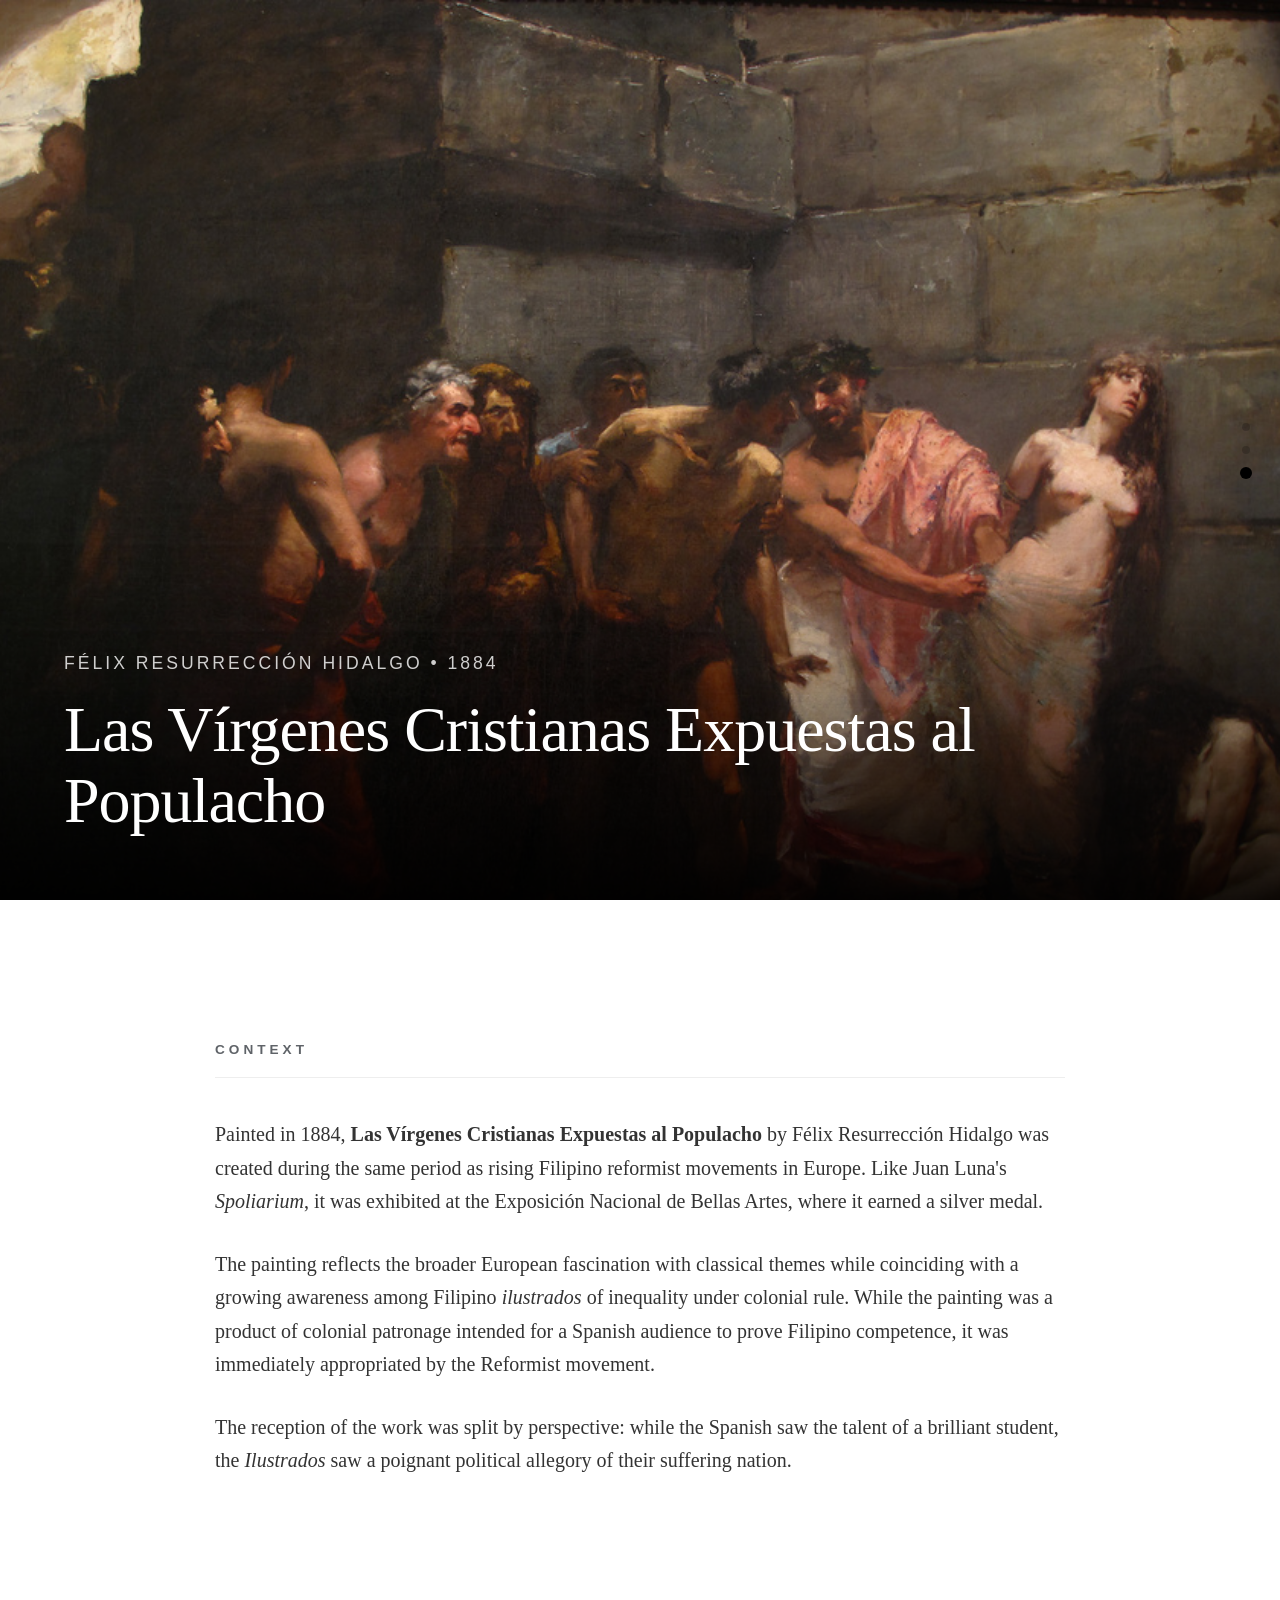
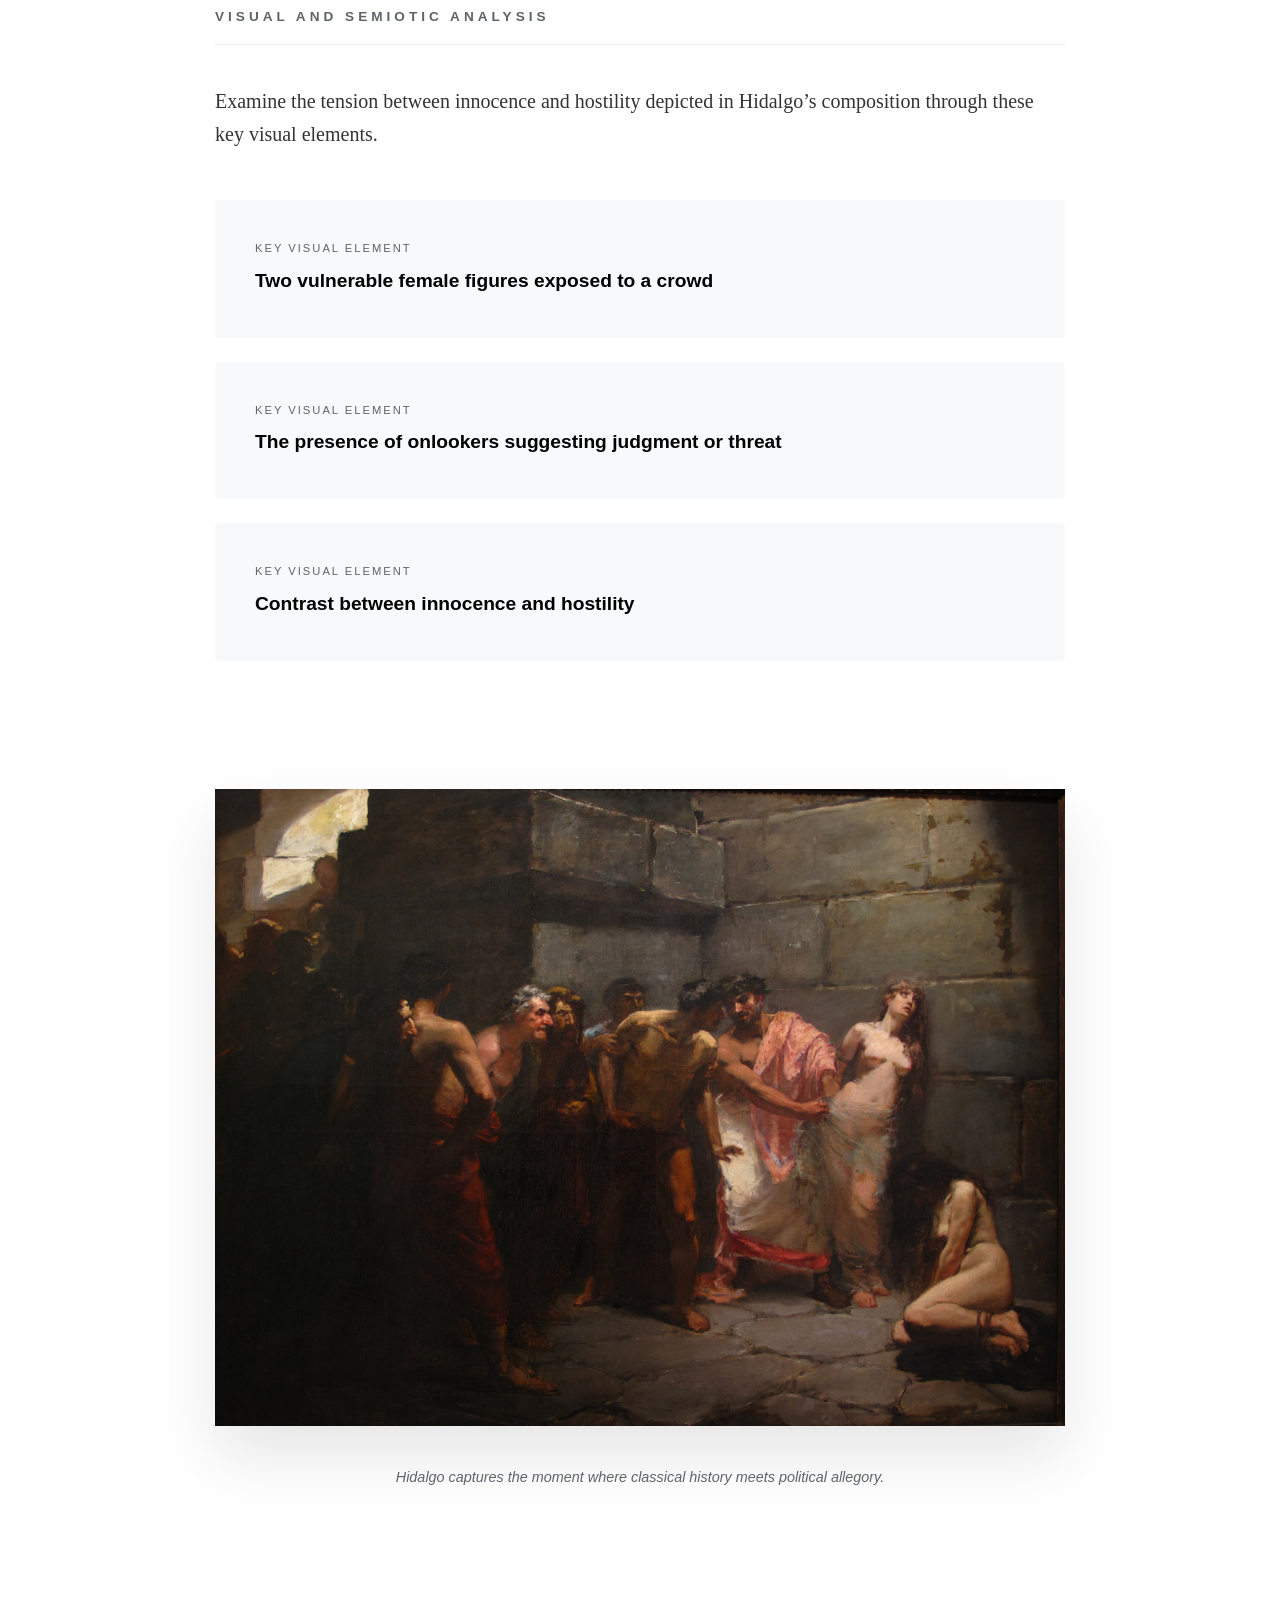
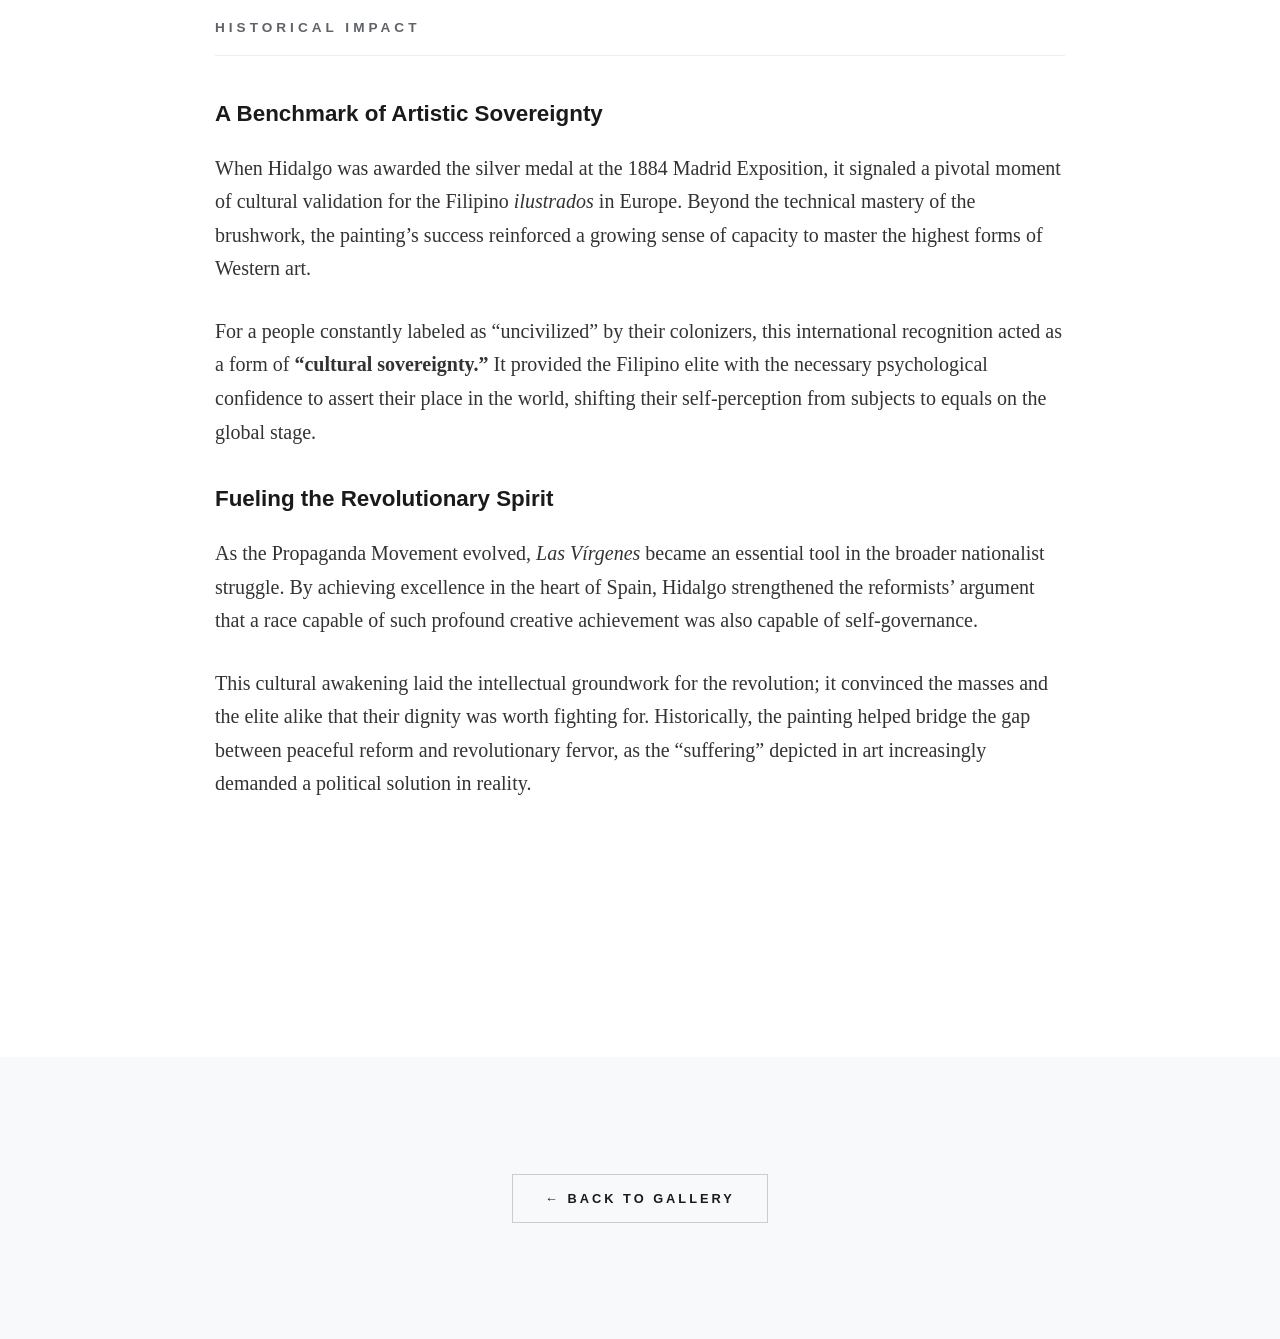
<file: exhibitions/las-virgenes.html>
<!doctype html>
<html lang="en">
  <head>
    <meta charset="UTF-8" />
    <meta name="viewport" content="width=device-width, initial-scale=1.0" />
    <title>Las Vírgenes Cristianas | PUKAW Interactive Exhibit</title>
    <style>
      /* --- GOOGLE ARTS & CULTURE THEME --- */
      :root {
        --bg-color: #ffffff;
        --text-color: #1a1a1a;
        --accent-color: #000000;
        --gray-text: #5f6368;
        --card-bg: #f8f9fa;
      }

      body {
        margin: 0;
        font-family: "Georgia", serif;
        background-color: var(--bg-color);
        color: var(--text-color);
        scroll-behavior: smooth;
        line-height: 1.6;
      }

      /* --- PROGRESS & NAV --- */
      .scroll-progress {
        position: fixed;
        top: 0;
        left: 0;
        height: 4px;
        width: 0%;
        background: var(--accent-color);
        z-index: 10000;
        transition: width 0.1s ease;
      }

      .chapter-nav {
        position: fixed;
        right: 30px;
        top: 50%;
        transform: translateY(-50%);
        display: flex;
        flex-direction: column;
        gap: 15px;
        z-index: 999;
      }

      .chapter-nav .dot {
        width: 8px;
        height: 8px;
        border-radius: 50%;
        background: rgba(0, 0, 0, 0.2);
        transition: 0.3s;
        display: block;
      }

      .chapter-nav .dot:hover,
      .chapter-nav .dot.active {
        background: var(--accent-color);
        transform: scale(1.5);
      }

      /* --- HERO SECTION --- */
      .exhibit__hero {
        position: relative;
        height: 100vh;
        overflow: hidden;
        display: flex;
        align-items: flex-end;
      }

      .exhibit__hero img {
        width: 100%;
        height: 130%;
        object-fit: cover;
        position: absolute;
        top: 0;
        left: 0;
        z-index: -1;
        will-change: transform;
      }

      .exhibit__overlay {
        padding: 4rem;
        width: 100%;
        background: linear-gradient(to top, rgba(0, 0, 0, 0.9), transparent);
        color: white;
      }

      .exhibit__overlay h1 {
        font-size: clamp(2rem, 5vw, 4rem);
        margin: 0;
        font-weight: 400;
        letter-spacing: -1px;
        line-height: 1.1;
      }

      .exhibit__overlay p {
        font-size: 1.1rem;
        margin-top: 10px;
        font-family: sans-serif;
        text-transform: uppercase;
        letter-spacing: 3px;
        opacity: 0.8;
      }

      /* --- CONTENT LAYOUT --- */
      .exhibit__container {
        max-width: 850px;
        margin: auto;
        padding: 8rem 2rem;
      }

      .exhibit__block {
        margin-bottom: 8rem;
      }

      .exhibit__block h2 {
        font-family: sans-serif;
        font-size: 0.85rem;
        text-transform: uppercase;
        letter-spacing: 4px;
        color: var(--gray-text);
        margin-bottom: 2.5rem;
        border-bottom: 1px solid #eee;
        padding-bottom: 1rem;
      }

      .exhibit__block h3 {
        font-family: sans-serif;
        font-size: 1.4rem;
        margin: 2rem 0 1rem 0;
        font-weight: 600;
      }

      .exhibit__block p {
        font-size: 1.25rem;
        line-height: 2.1rem;
        margin-bottom: 1.8rem;
        color: #333;
      }

      /* --- ANALYSIS CARDS --- */
      .analysis-grid {
        display: grid;
        gap: 1.5rem;
        margin-top: 3rem;
      }

      .analysis-card {
        padding: 2.5rem;
        background: var(--card-bg);
        border-radius: 4px;
        cursor: help;
        transition: all 0.4s cubic-bezier(0.165, 0.84, 0.44, 1);
      }

      .analysis-card .label {
        font-family: sans-serif;
        font-size: 0.7rem;
        text-transform: uppercase;
        letter-spacing: 2px;
        color: var(--gray-text);
        margin-bottom: 0.5rem;
        display: block;
      }

      .analysis-card h4 {
        font-family: sans-serif;
        font-size: 1.2rem;
        margin: 0;
        color: var(--accent-color);
      }

      .hidden-text {
        opacity: 0;
        max-height: 0;
        overflow: hidden;
        transition: all 0.5s ease;
        color: #444;
        font-size: 1.1rem;
        line-height: 1.8rem;
        border-top: 1px solid #ddd;
      }

      .analysis-card:hover {
        background: #fff;
        box-shadow: 0 20px 40px rgba(0, 0, 0, 0.08);
        transform: translateY(-5px);
      }

      .analysis-card:hover .hidden-text {
        opacity: 1;
        max-height: 300px;
        margin-top: 1.5rem;
        padding-top: 1.5rem;
      }

      /* --- IMAGE DETAIL --- */
      .exhibit__image {
        margin: 8rem 0;
        text-align: center;
      }

      .exhibit__image img {
        width: 100%;
        max-width: 1100px;
        box-shadow: 0 30px 60px rgba(0, 0, 0, 0.1);
      }

      .caption {
        font-family: sans-serif;
        font-size: 0.9rem;
        color: var(--gray-text);
        margin-top: 2rem;
        font-style: italic;
      }

      /* --- ANIMATIONS --- */
      .exhibit__block,
      .exhibit__image,
      .analysis-card {
        opacity: 0;
        transform: translateY(40px);
        transition: all 1s ease;
      }

      .exhibit__block.show,
      .exhibit__image.show,
      .analysis-card.show {
        opacity: 1;
        transform: translateY(0);
      }

      /* --- FOOTER --- */
      .exhibit__footer {
        padding: 8rem 2rem;
        text-align: center;
        background: #f8f9fa;
      }

      .exhibit__footer a {
        font-family: sans-serif;
        text-decoration: none;
        color: var(--text-color);
        font-weight: bold;
        text-transform: uppercase;
        font-size: 0.8rem;
        letter-spacing: 3px;
        padding: 1rem 2rem;
        border: 1px solid #ccc;
        transition: 0.3s;
      }

      .exhibit__footer a:hover {
        background: black;
        color: white;
        border-color: black;
      }
    </style>
  </head>

  <body>
    <div class="scroll-progress" id="bar"></div>

    <nav class="chapter-nav">
      <a href="#context" class="dot" title="Context"></a>
      <a href="#visual" class="dot" title="Analysis"></a>
      <a href="#impact" class="dot" title="Impact"></a>
    </nav>

    <header class="exhibit__hero">
      <img
        src="../assets/virgenes.JPG"
        id="heroImg"
        alt="Las Vírgenes Cristianas Expuestas al Populacho"
      />
      <div class="exhibit__overlay">
        <p>Félix Resurrección Hidalgo • 1884</p>
        <h1>Las Vírgenes Cristianas Expuestas al Populacho</h1>
      </div>
    </header>

    <section class="exhibit__container">
      <div class="exhibit__block" id="context">
        <h2>Context</h2>
        <p>
          Painted in 1884,
          <strong>Las Vírgenes Cristianas Expuestas al Populacho</strong> by
          Félix Resurrección Hidalgo was created during the same period as
          rising Filipino reformist movements in Europe. Like Juan Luna's
          <em>Spoliarium</em>, it was exhibited at the Exposición Nacional de
          Bellas Artes, where it earned a silver medal.
        </p>
        <p>
          The painting reflects the broader European fascination with classical
          themes while coinciding with a growing awareness among Filipino
          <em>ilustrados</em> of inequality under colonial rule. While the
          painting was a product of colonial patronage intended for a Spanish
          audience to prove Filipino competence, it was immediately appropriated
          by the Reformist movement.
        </p>
        <p>
          The reception of the work was split by perspective: while the Spanish
          saw the talent of a brilliant student, the <em>Ilustrados</em> saw a
          poignant political allegory of their suffering nation.
        </p>
      </div>

      <div class="exhibit__block" id="visual">
        <h2>Visual and Semiotic Analysis</h2>
        <p>
          Examine the tension between innocence and hostility depicted in
          Hidalgo’s composition through these key visual elements.
        </p>

        <div class="analysis-grid">
          <div class="analysis-card">
            <span class="label">Key Visual Element</span>
            <h4>Two vulnerable female figures exposed to a crowd</h4>
            <div class="hidden-text">
              <strong>Possible Interpretation:</strong><br />
              In a semiotic sense, these figures may symbolize the vulnerability
              and powerlessness of the Filipino people under a dominant colonial
              gaze.
            </div>
          </div>

          <div class="analysis-card">
            <span class="label">Key Visual Element</span>
            <h4>The presence of onlookers suggesting judgment or threat</h4>
            <div class="hidden-text">
              <strong>Possible Interpretation:</strong><br />
              The mob or onlookers may represent societal judgment, the weight
              of oppressive authority, or the hostile environment of the
              colonial status quo.
            </div>
          </div>

          <div class="analysis-card">
            <span class="label">Key Visual Element</span>
            <h4>Contrast between innocence and hostility</h4>
            <div class="hidden-text">
              <strong>Possible Interpretation:</strong><br />
              The stark contrast serves to highlight injustice and moral
              imbalance, positioning the victims as symbols of purity against a
              corrupted or aggressive power.
            </div>
          </div>
        </div>
      </div>

      <div class="exhibit__image">
        <img
          src="../assets/virgenes.JPG"
          alt="Detail of Las Vírgenes Cristianas Expuestas al Populacho"
        />
        <p class="caption">
          Hidalgo captures the moment where classical history meets political
          allegory.
        </p>
      </div>

      <div class="exhibit__block" id="impact">
        <h2>Historical Impact</h2>

        <h3>A Benchmark of Artistic Sovereignty</h3>
        <p>
          When Hidalgo was awarded the silver medal at the 1884 Madrid
          Exposition, it signaled a pivotal moment of cultural validation for
          the Filipino <em>ilustrados</em> in Europe. Beyond the technical
          mastery of the brushwork, the painting’s success reinforced a growing
          sense of capacity to master the highest forms of Western art.
        </p>
        <p>
          For a people constantly labeled as “uncivilized” by their colonizers,
          this international recognition acted as a form of
          <strong>“cultural sovereignty.”</strong> It provided the Filipino
          elite with the necessary psychological confidence to assert their
          place in the world, shifting their self-perception from subjects to
          equals on the global stage.
        </p>

        <h3>Fueling the Revolutionary Spirit</h3>
        <p>
          As the Propaganda Movement evolved, <em>Las Vírgenes</em> became an
          essential tool in the broader nationalist struggle. By achieving
          excellence in the heart of Spain, Hidalgo strengthened the reformists’
          argument that a race capable of such profound creative achievement was
          also capable of self-governance.
        </p>
        <p>
          This cultural awakening laid the intellectual groundwork for the
          revolution; it convinced the masses and the elite alike that their
          dignity was worth fighting for. Historically, the painting helped
          bridge the gap between peaceful reform and revolutionary fervor, as
          the “suffering” depicted in art increasingly demanded a political
          solution in reality.
        </p>
      </div>
    </section>

    <footer class="exhibit__footer">
      <a href="../index.html">← Back to Gallery</a>
    </footer>

    <script>
      // SCROLL PROGRESS & PARALLAX
      const bar = document.getElementById("bar");
      const heroImg = document.getElementById("heroImg");

      window.onscroll = () => {
        let winScroll =
          document.body.scrollTop || document.documentElement.scrollTop;
        let height =
          document.documentElement.scrollHeight -
          document.documentElement.clientHeight;
        let scrolled = (winScroll / height) * 100;
        bar.style.width = scrolled + "%";

        // Parallax Effect
        if (winScroll < window.innerHeight * 1.5) {
          heroImg.style.transform = `translateY(${winScroll * 0.35}px)`;
        }

        updateNav(winScroll);
      };

      // FADE-IN ON SCROLL
      const observer = new IntersectionObserver(
        (entries) => {
          entries.forEach((entry) => {
            if (entry.isIntersecting) entry.target.classList.add("show");
          });
        },
        { threshold: 0.1 },
      );

      document
        .querySelectorAll(".exhibit__block, .exhibit__image, .analysis-card")
        .forEach((el) => {
          observer.observe(el);
        });

      // NAV DOTS UPDATE
      function updateNav(scrollPos) {
        const sections = ["context", "visual", "impact"];
        sections.forEach((id, index) => {
          const el = document.getElementById(id);
          const dot = document.querySelectorAll(".dot")[index];
          if (el.offsetTop - 300 <= scrollPos) {
            document
              .querySelectorAll(".dot")
              .forEach((d) => d.classList.remove("active"));
            dot.classList.add("active");
          }
        });
      }
    </script>
  </body>
</html>
</file>
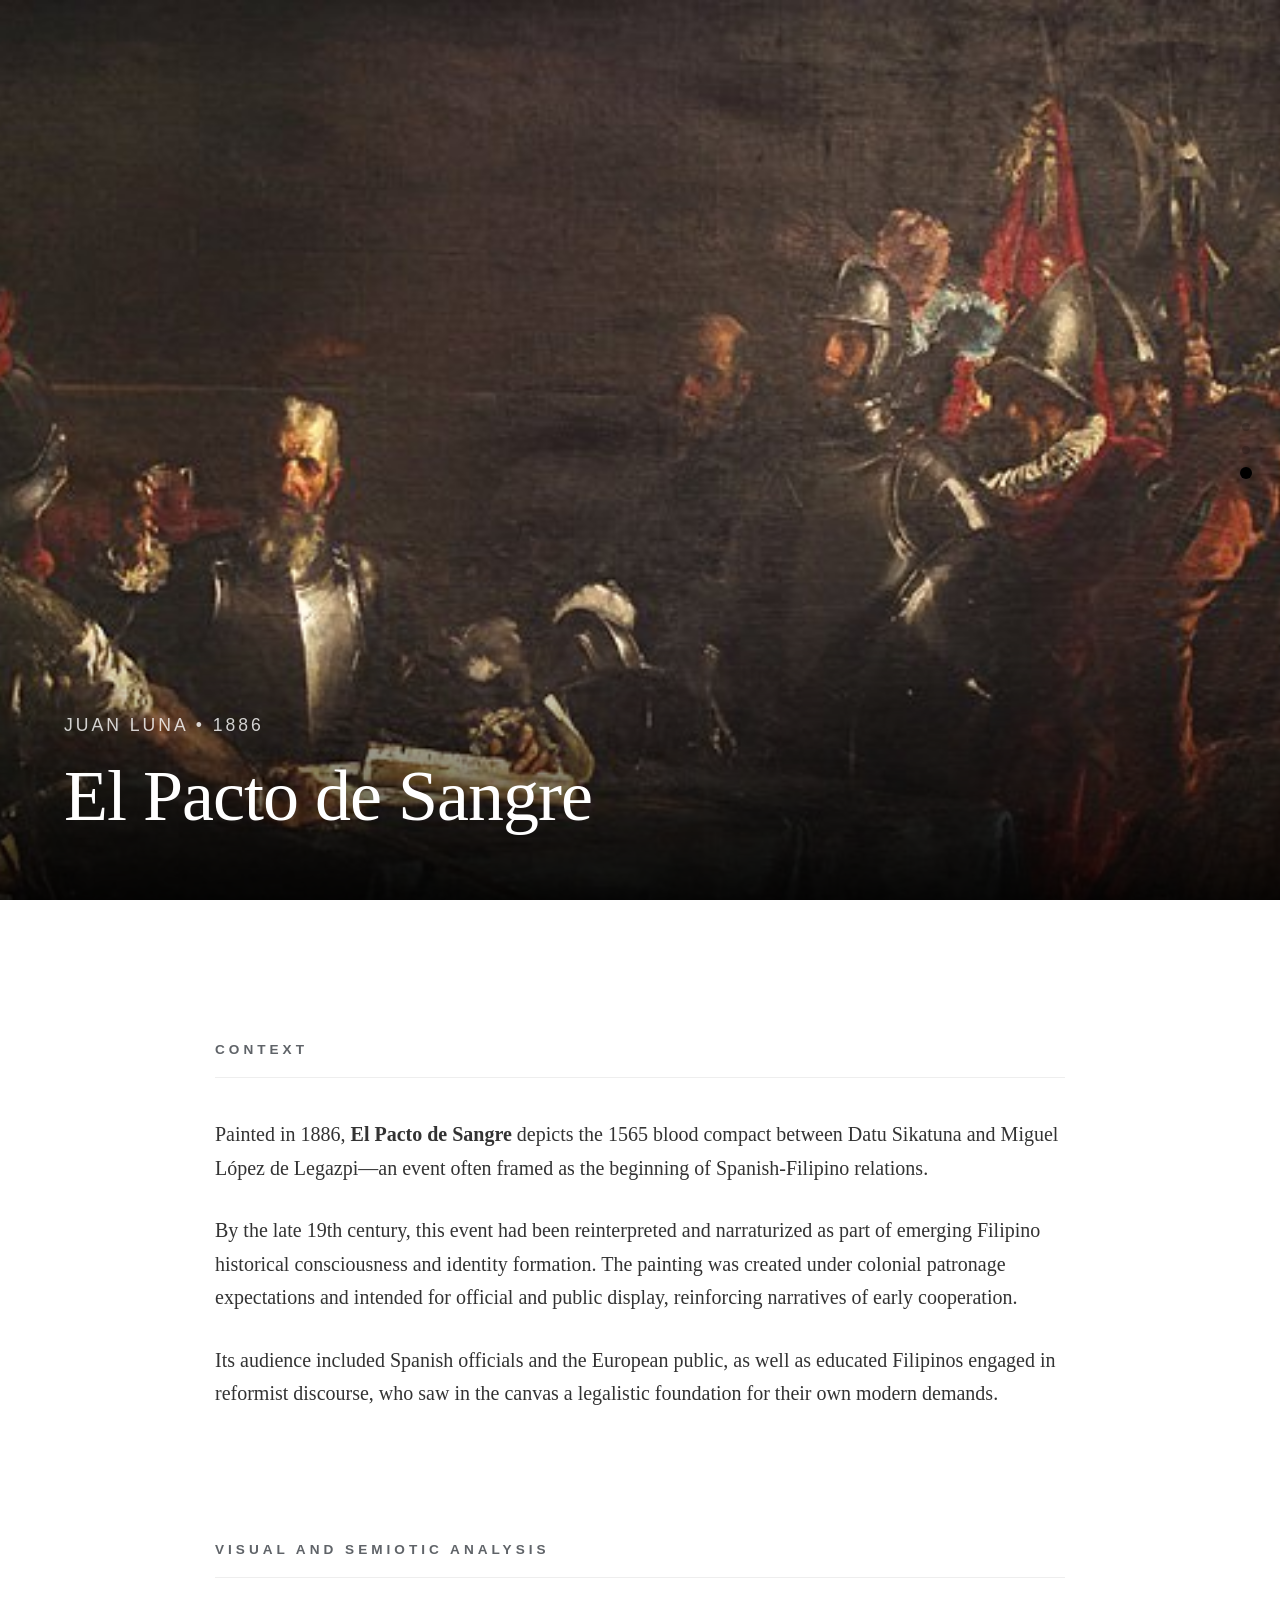
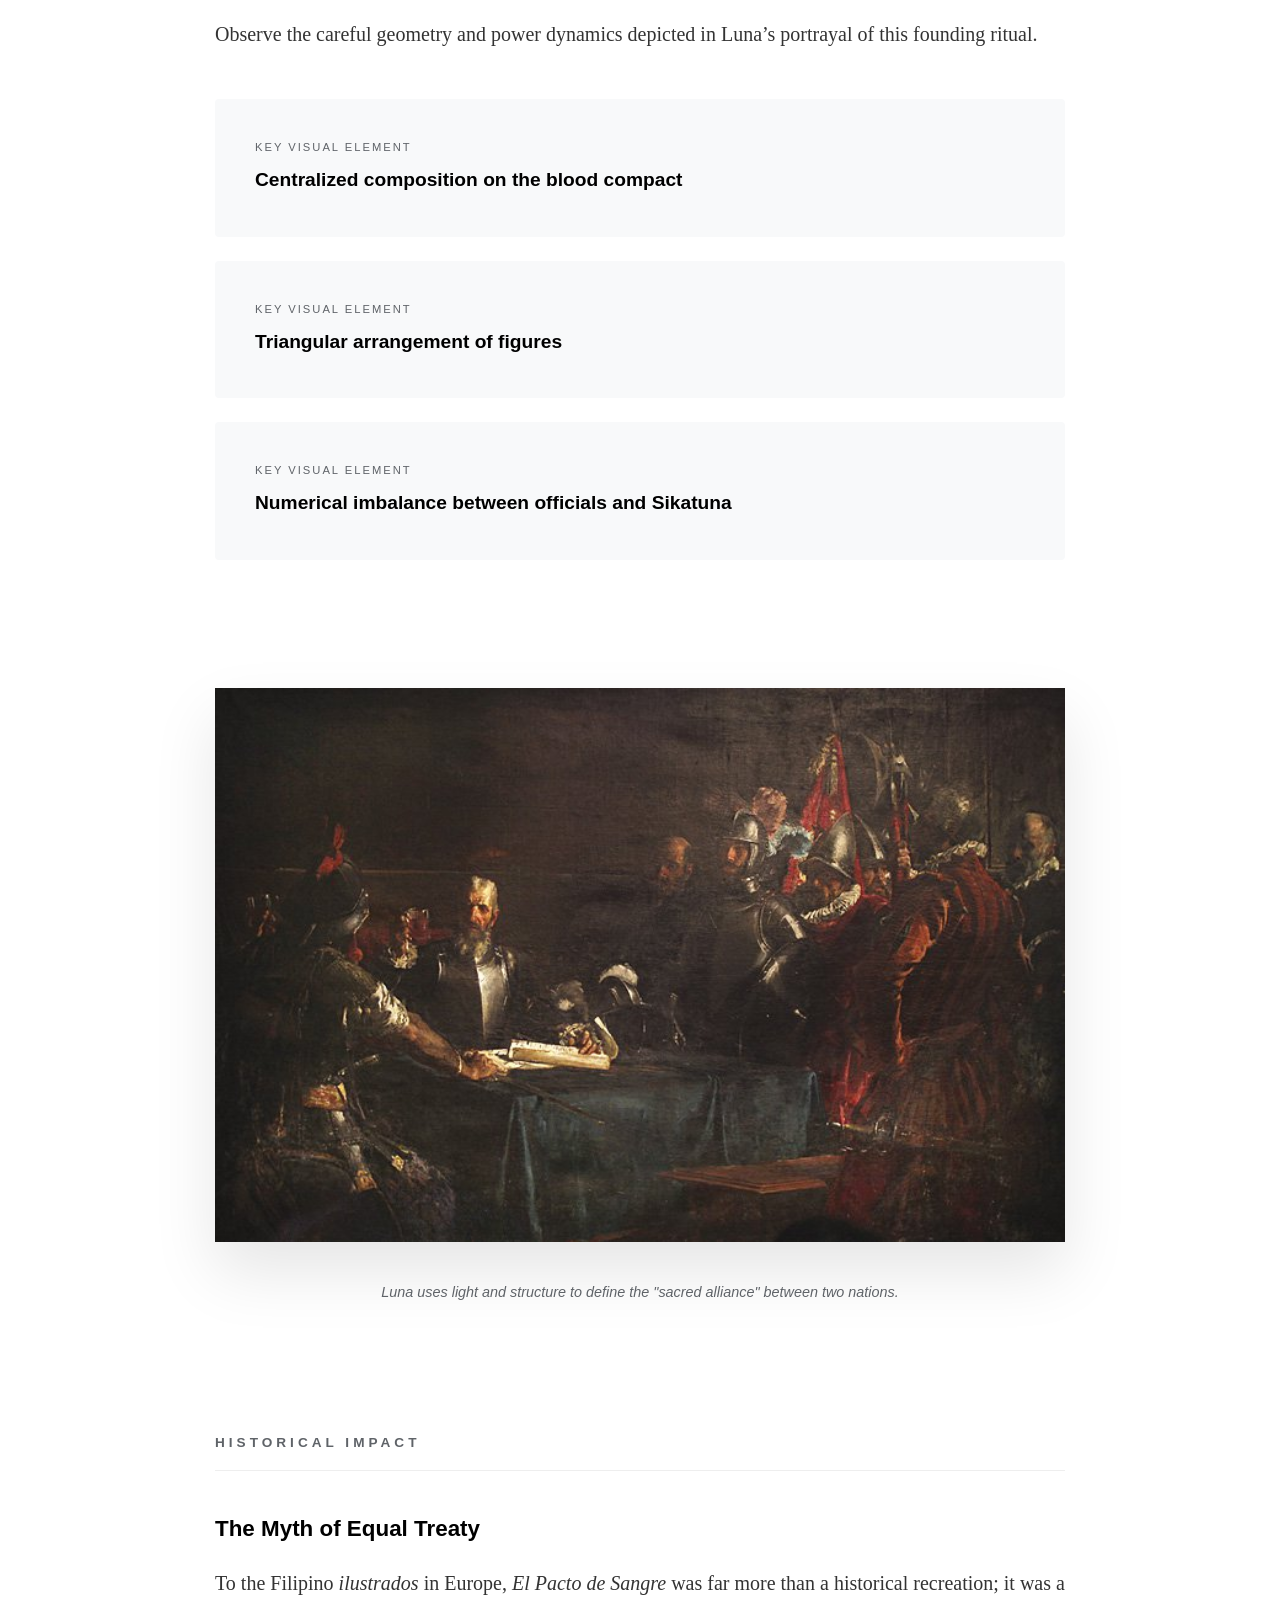
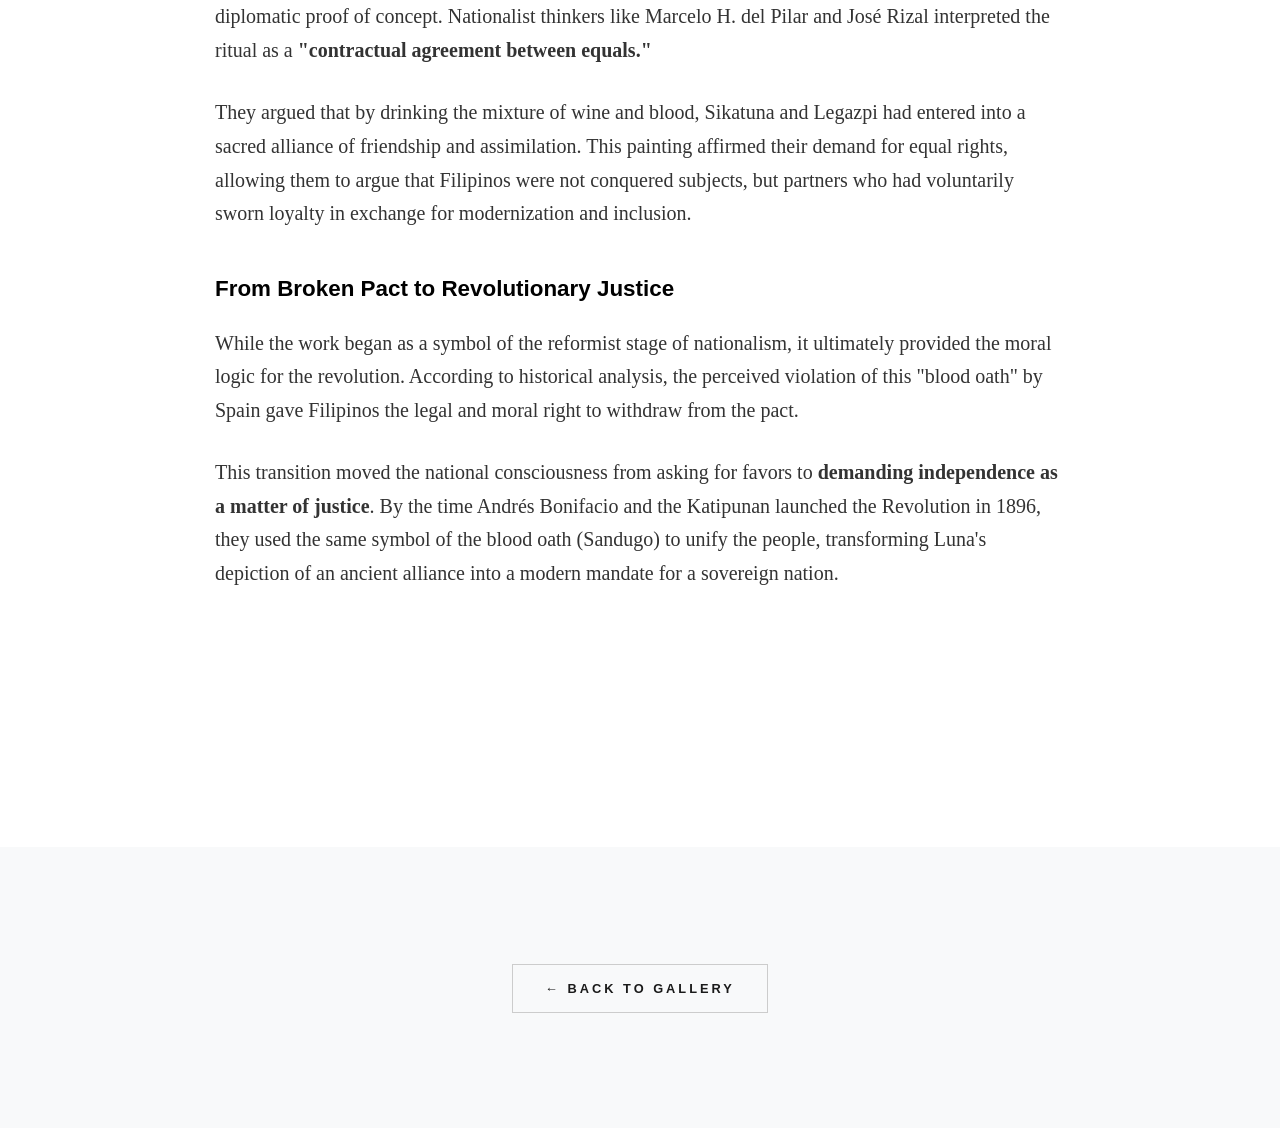
<file: exhibitions/pacto-de-sangre.html>
<!doctype html>
<html lang="en">
  <head>
    <meta charset="UTF-8" />
    <meta name="viewport" content="width=device-width, initial-scale=1.0" />
    <title>El Pacto de Sangre | PUKAW Interactive Exhibit</title>
    <style>
      /* --- GOOGLE ARTS & CULTURE THEME --- */
      :root {
        --bg-color: #ffffff;
        --text-color: #1a1a1a;
        --accent-color: #000000;
        --gray-text: #5f6368;
        --card-bg: #f8f9fa;
      }

      body {
        margin: 0;
        font-family: "Georgia", serif;
        background-color: var(--bg-color);
        color: var(--text-color);
        scroll-behavior: smooth;
        line-height: 1.6;
      }

      /* --- PROGRESS & NAV --- */
      .scroll-progress {
        position: fixed;
        top: 0;
        left: 0;
        height: 4px;
        width: 0%;
        background: var(--accent-color);
        z-index: 10000;
        transition: width 0.1s ease;
      }

      .chapter-nav {
        position: fixed;
        right: 30px;
        top: 50%;
        transform: translateY(-50%);
        display: flex;
        flex-direction: column;
        gap: 15px;
        z-index: 999;
      }

      .chapter-nav .dot {
        width: 8px;
        height: 8px;
        border-radius: 50%;
        background: rgba(0, 0, 0, 0.2);
        transition: 0.3s;
        display: block;
      }

      .chapter-nav .dot:hover,
      .chapter-nav .dot.active {
        background: var(--accent-color);
        transform: scale(1.5);
      }

      /* --- HERO SECTION --- */
      .exhibit__hero {
        position: relative;
        height: 100vh;
        overflow: hidden;
        display: flex;
        align-items: flex-end;
      }

      .exhibit__hero img {
        width: 100%;
        height: 130%;
        object-fit: cover;
        position: absolute;
        top: 0;
        left: 0;
        z-index: -1;
        will-change: transform;
      }

      .exhibit__overlay {
        padding: 4rem;
        width: 100%;
        background: linear-gradient(to top, rgba(0, 0, 0, 0.9), transparent);
        color: white;
      }

      .exhibit__overlay h1 {
        font-size: clamp(2.5rem, 6vw, 4.5rem);
        margin: 0;
        font-weight: 400;
        letter-spacing: -1px;
        line-height: 1.1;
      }

      .exhibit__overlay p {
        font-size: 1.1rem;
        margin-top: 10px;
        font-family: sans-serif;
        text-transform: uppercase;
        letter-spacing: 3px;
        opacity: 0.8;
      }

      /* --- CONTENT LAYOUT --- */
      .exhibit__container {
        max-width: 850px;
        margin: auto;
        padding: 8rem 2rem;
      }

      .exhibit__block {
        margin-bottom: 8rem;
      }

      .exhibit__block h2 {
        font-family: sans-serif;
        font-size: 0.85rem;
        text-transform: uppercase;
        letter-spacing: 4px;
        color: var(--gray-text);
        margin-bottom: 2.5rem;
        border-bottom: 1px solid #eee;
        padding-bottom: 1rem;
      }

      .exhibit__block h3 {
        font-family: sans-serif;
        font-size: 1.4rem;
        margin: 2.5rem 0 1.2rem 0;
        font-weight: 600;
        color: var(--accent-color);
      }

      .exhibit__block p {
        font-size: 1.25rem;
        line-height: 2.1rem;
        margin-bottom: 1.8rem;
        color: #333;
      }

      /* --- ANALYSIS CARDS --- */
      .analysis-grid {
        display: grid;
        gap: 1.5rem;
        margin-top: 3rem;
      }

      .analysis-card {
        padding: 2.5rem;
        background: var(--card-bg);
        border-radius: 4px;
        cursor: help;
        transition: all 0.4s cubic-bezier(0.165, 0.84, 0.44, 1);
      }

      .analysis-card .label {
        font-family: sans-serif;
        font-size: 0.7rem;
        text-transform: uppercase;
        letter-spacing: 2px;
        color: var(--gray-text);
        margin-bottom: 0.5rem;
        display: block;
      }

      .analysis-card h4 {
        font-family: sans-serif;
        font-size: 1.2rem;
        margin: 0;
        color: var(--accent-color);
      }

      .hidden-text {
        opacity: 0;
        max-height: 0;
        overflow: hidden;
        transition: all 0.5s ease;
        color: #444;
        font-size: 1.1rem;
        line-height: 1.8rem;
        border-top: 1px solid #ddd;
      }

      .analysis-card:hover {
        background: #fff;
        box-shadow: 0 20px 40px rgba(0, 0, 0, 0.08);
        transform: translateY(-5px);
      }

      .analysis-card:hover .hidden-text {
        opacity: 1;
        max-height: 300px;
        margin-top: 1.5rem;
        padding-top: 1.5rem;
      }

      /* --- IMAGE DETAIL --- */
      .exhibit__image {
        margin: 8rem 0;
        text-align: center;
      }

      .exhibit__image img {
        width: 100%;
        max-width: 1100px;
        box-shadow: 0 30px 60px rgba(0, 0, 0, 0.1);
      }

      .caption {
        font-family: sans-serif;
        font-size: 0.9rem;
        color: var(--gray-text);
        margin-top: 2rem;
        font-style: italic;
      }

      /* --- ANIMATIONS --- */
      .exhibit__block,
      .exhibit__image,
      .analysis-card {
        opacity: 0;
        transform: translateY(40px);
        transition: all 1s ease;
      }

      .exhibit__block.show,
      .exhibit__image.show,
      .analysis-card.show {
        opacity: 1;
        transform: translateY(0);
      }

      /* --- FOOTER --- */
      .exhibit__footer {
        padding: 8rem 2rem;
        text-align: center;
        background: #f8f9fa;
      }

      .exhibit__footer a {
        font-family: sans-serif;
        text-decoration: none;
        color: var(--text-color);
        font-weight: bold;
        text-transform: uppercase;
        font-size: 0.8rem;
        letter-spacing: 3px;
        padding: 1rem 2rem;
        border: 1px solid #ccc;
        transition: 0.3s;
      }

      .exhibit__footer a:hover {
        background: black;
        color: white;
        border-color: black;
      }
    </style>
  </head>

  <body>
    <div class="scroll-progress" id="bar"></div>

    <nav class="chapter-nav">
      <a href="#context" class="dot" title="Context"></a>
      <a href="#visual" class="dot" title="Analysis"></a>
      <a href="#impact" class="dot" title="Impact"></a>
    </nav>

    <!-- HERO SECTION -->
    <header class="exhibit__hero">
      <img
        src="../assets/pacto.JPG"
        id="heroImg"
        alt="El Pacto de Sangre Full Work"
      />
      <div class="exhibit__overlay">
        <p>Juan Luna • 1886</p>
        <h1>El Pacto de Sangre</h1>
      </div>
    </header>

    <section class="exhibit__container">
      <!-- SECTION 1: CONTEXT -->
      <div class="exhibit__block" id="context">
        <h2>Context</h2>
        <p>
          Painted in 1886, <strong>El Pacto de Sangre</strong> depicts the 1565
          blood compact between Datu Sikatuna and Miguel López de Legazpi—an
          event often framed as the beginning of Spanish-Filipino relations.
        </p>
        <p>
          By the late 19th century, this event had been reinterpreted and
          narraturized as part of emerging Filipino historical consciousness and
          identity formation. The painting was created under colonial patronage
          expectations and intended for official and public display, reinforcing
          narratives of early cooperation.
        </p>
        <p>
          Its audience included Spanish officials and the European public, as
          well as educated Filipinos engaged in reformist discourse, who saw in
          the canvas a legalistic foundation for their own modern demands.
        </p>
      </div>

      <!-- SECTION 2: ANALYSIS -->
      <div class="exhibit__block" id="visual">
        <h2>Visual and Semiotic Analysis</h2>
        <p>
          Observe the careful geometry and power dynamics depicted in Luna’s
          portrayal of this founding ritual.
        </p>

        <div class="analysis-grid">
          <!-- Card 1 -->
          <div class="analysis-card">
            <span class="label">Key Visual Element</span>
            <h4>Centralized composition on the blood compact</h4>
            <div class="hidden-text">
              <strong>Possible Interpretation:</strong><br />
              In a semiotic sense, this focus may suggest unity and mutual
              agreement, placing the ritual at the heart of the relationship.
            </div>
          </div>

          <!-- Card 2 -->
          <div class="analysis-card">
            <span class="label">Key Visual Element</span>
            <h4>Triangular arrangement of figures</h4>
            <div class="hidden-text">
              <strong>Possible Interpretation:</strong><br />
              The stable geometry may convey harmony and equality, reinforcing
              the idea of a diplomatic and orderly encounter rather than a
              conquest.
            </div>
          </div>

          <!-- Card 3 -->
          <div class="analysis-card">
            <span class="label">Key Visual Element</span>
            <h4>Numerical imbalance between officials and Sikatuna</h4>
            <div class="hidden-text">
              <strong>Possible Interpretation:</strong><br />
              The presence of multiple Spanish figures against a lone Filipino
              leader may reflect an underlying asymmetry in power structures.
            </div>
          </div>
        </div>
      </div>

      <!-- IMAGE DETAIL -->
      <div class="exhibit__image">
        <img src="../assets/pacto.JPG" alt="Detail of El Pacto de Sangre" />
        <p class="caption">
          Luna uses light and structure to define the "sacred alliance" between
          two nations.
        </p>
      </div>

      <!-- SECTION 3: HISTORICAL IMPACT -->
      <div class="exhibit__block" id="impact">
        <h2>Historical Impact</h2>

        <h3>The Myth of Equal Treaty</h3>
        <p>
          To the Filipino <em>ilustrados</em> in Europe,
          <em>El Pacto de Sangre</em> was far more than a historical recreation;
          it was a diplomatic proof of concept. Nationalist thinkers like
          Marcelo H. del Pilar and José Rizal interpreted the ritual as a
          <strong>"contractual agreement between equals."</strong>
        </p>
        <p>
          They argued that by drinking the mixture of wine and blood, Sikatuna
          and Legazpi had entered into a sacred alliance of friendship and
          assimilation. This painting affirmed their demand for equal rights,
          allowing them to argue that Filipinos were not conquered subjects, but
          partners who had voluntarily sworn loyalty in exchange for
          modernization and inclusion.
        </p>

        <h3>From Broken Pact to Revolutionary Justice</h3>
        <p>
          While the work began as a symbol of the reformist stage of
          nationalism, it ultimately provided the moral logic for the
          revolution. According to historical analysis, the perceived violation
          of this "blood oath" by Spain gave Filipinos the legal and moral right
          to withdraw from the pact.
        </p>
        <p>
          This transition moved the national consciousness from asking for
          favors to
          <strong>demanding independence as a matter of justice</strong>. By the
          time Andrés Bonifacio and the Katipunan launched the Revolution in
          1896, they used the same symbol of the blood oath (Sandugo) to unify
          the people, transforming Luna's depiction of an ancient alliance into
          a modern mandate for a sovereign nation.
        </p>
      </div>
    </section>

    <footer class="exhibit__footer">
      <a href="../index.html">← Back to Gallery</a>
    </footer>

    <script>
      // SCROLL PROGRESS & PARALLAX
      const bar = document.getElementById("bar");
      const heroImg = document.getElementById("heroImg");

      window.onscroll = () => {
        let winScroll =
          document.body.scrollTop || document.documentElement.scrollTop;
        let height =
          document.documentElement.scrollHeight -
          document.documentElement.clientHeight;
        let scrolled = (winScroll / height) * 100;
        bar.style.width = scrolled + "%";

        // Parallax Effect
        if (winScroll < window.innerHeight * 1.5) {
          heroImg.style.transform = `translateY(${winScroll * 0.35}px)`;
        }

        updateNav(winScroll);
      };

      // FADE-IN ON SCROLL
      const observer = new IntersectionObserver(
        (entries) => {
          entries.forEach((entry) => {
            if (entry.isIntersecting) entry.target.classList.add("show");
          });
        },
        { threshold: 0.1 },
      );

      document
        .querySelectorAll(".exhibit__block, .exhibit__image, .analysis-card")
        .forEach((el) => {
          observer.observe(el);
        });

      // NAV DOTS UPDATE
      function updateNav(scrollPos) {
        const sections = ["context", "visual", "impact"];
        sections.forEach((id, index) => {
          const el = document.getElementById(id);
          const dot = document.querySelectorAll(".dot")[index];
          if (el.offsetTop - 300 <= scrollPos) {
            document
              .querySelectorAll(".dot")
              .forEach((d) => d.classList.remove("active"));
            dot.classList.add("active");
          }
        });
      }
    </script>
  </body>
</html>
</file>
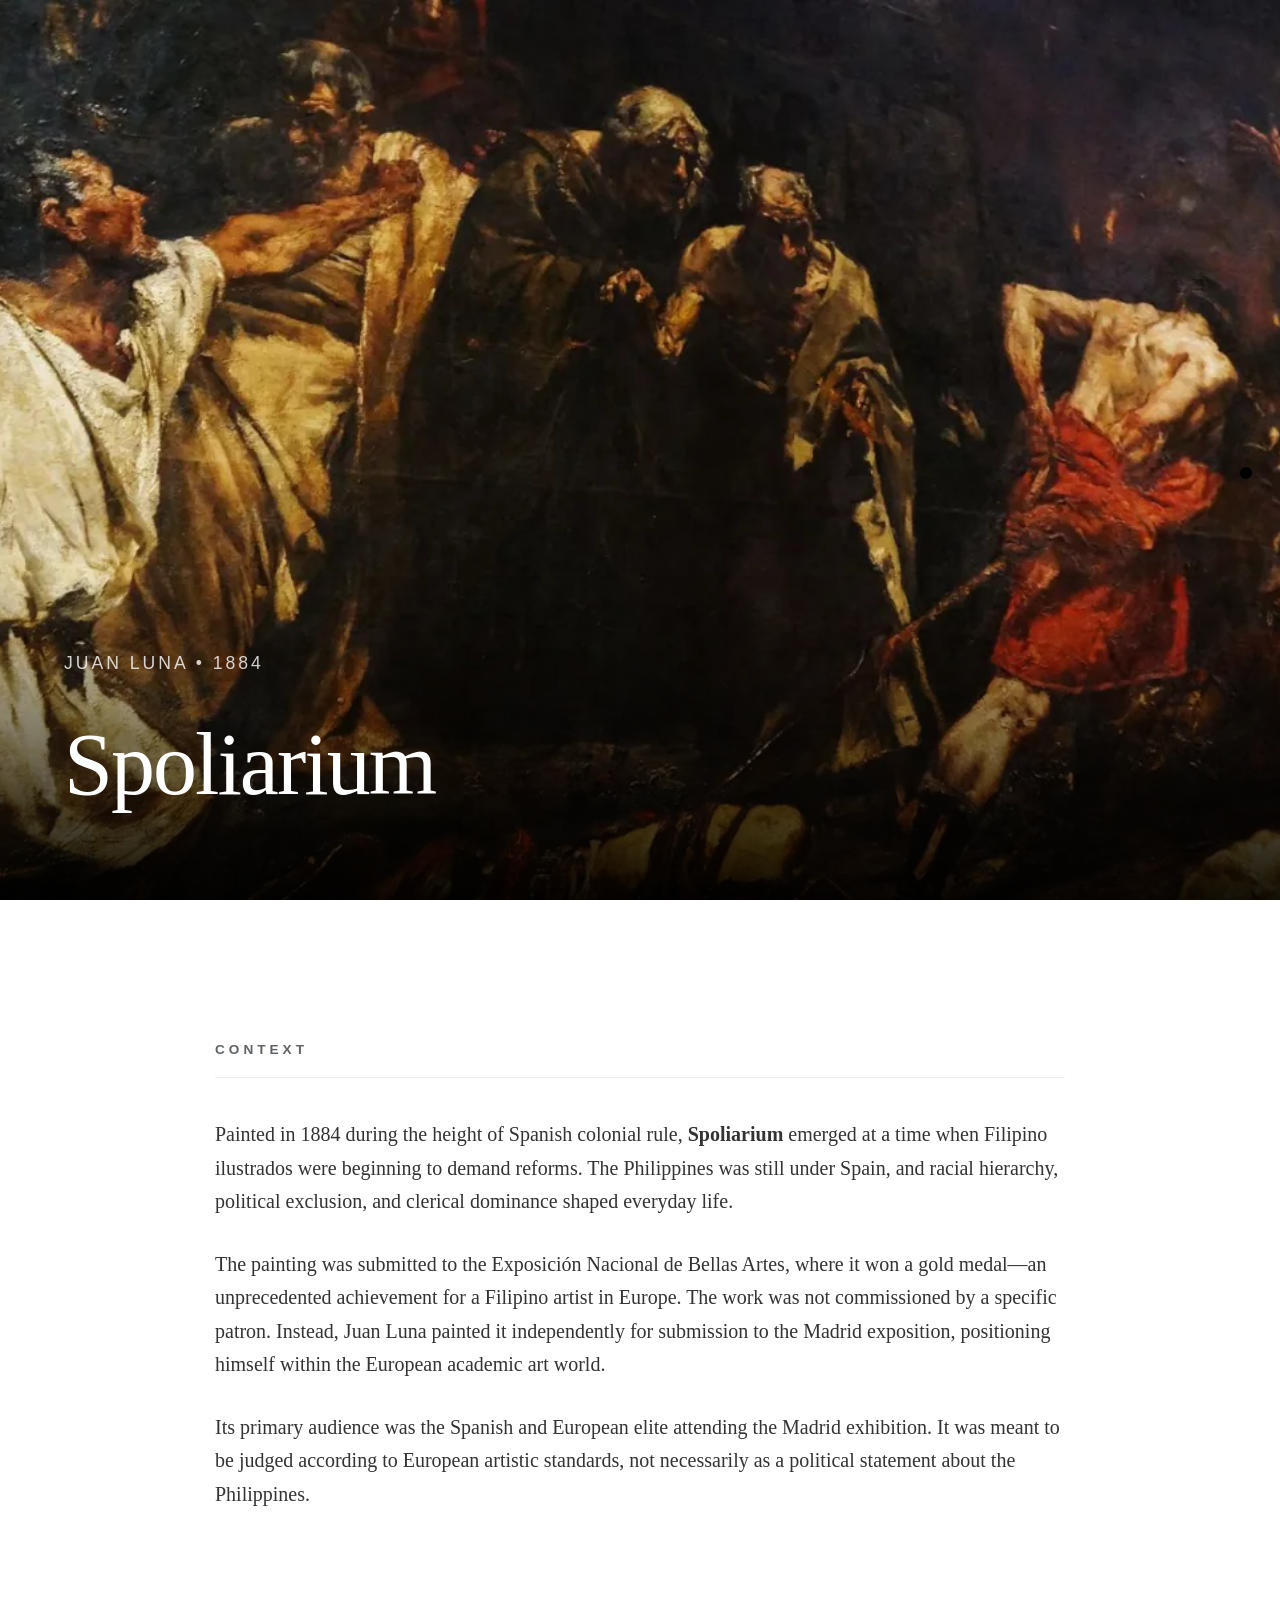
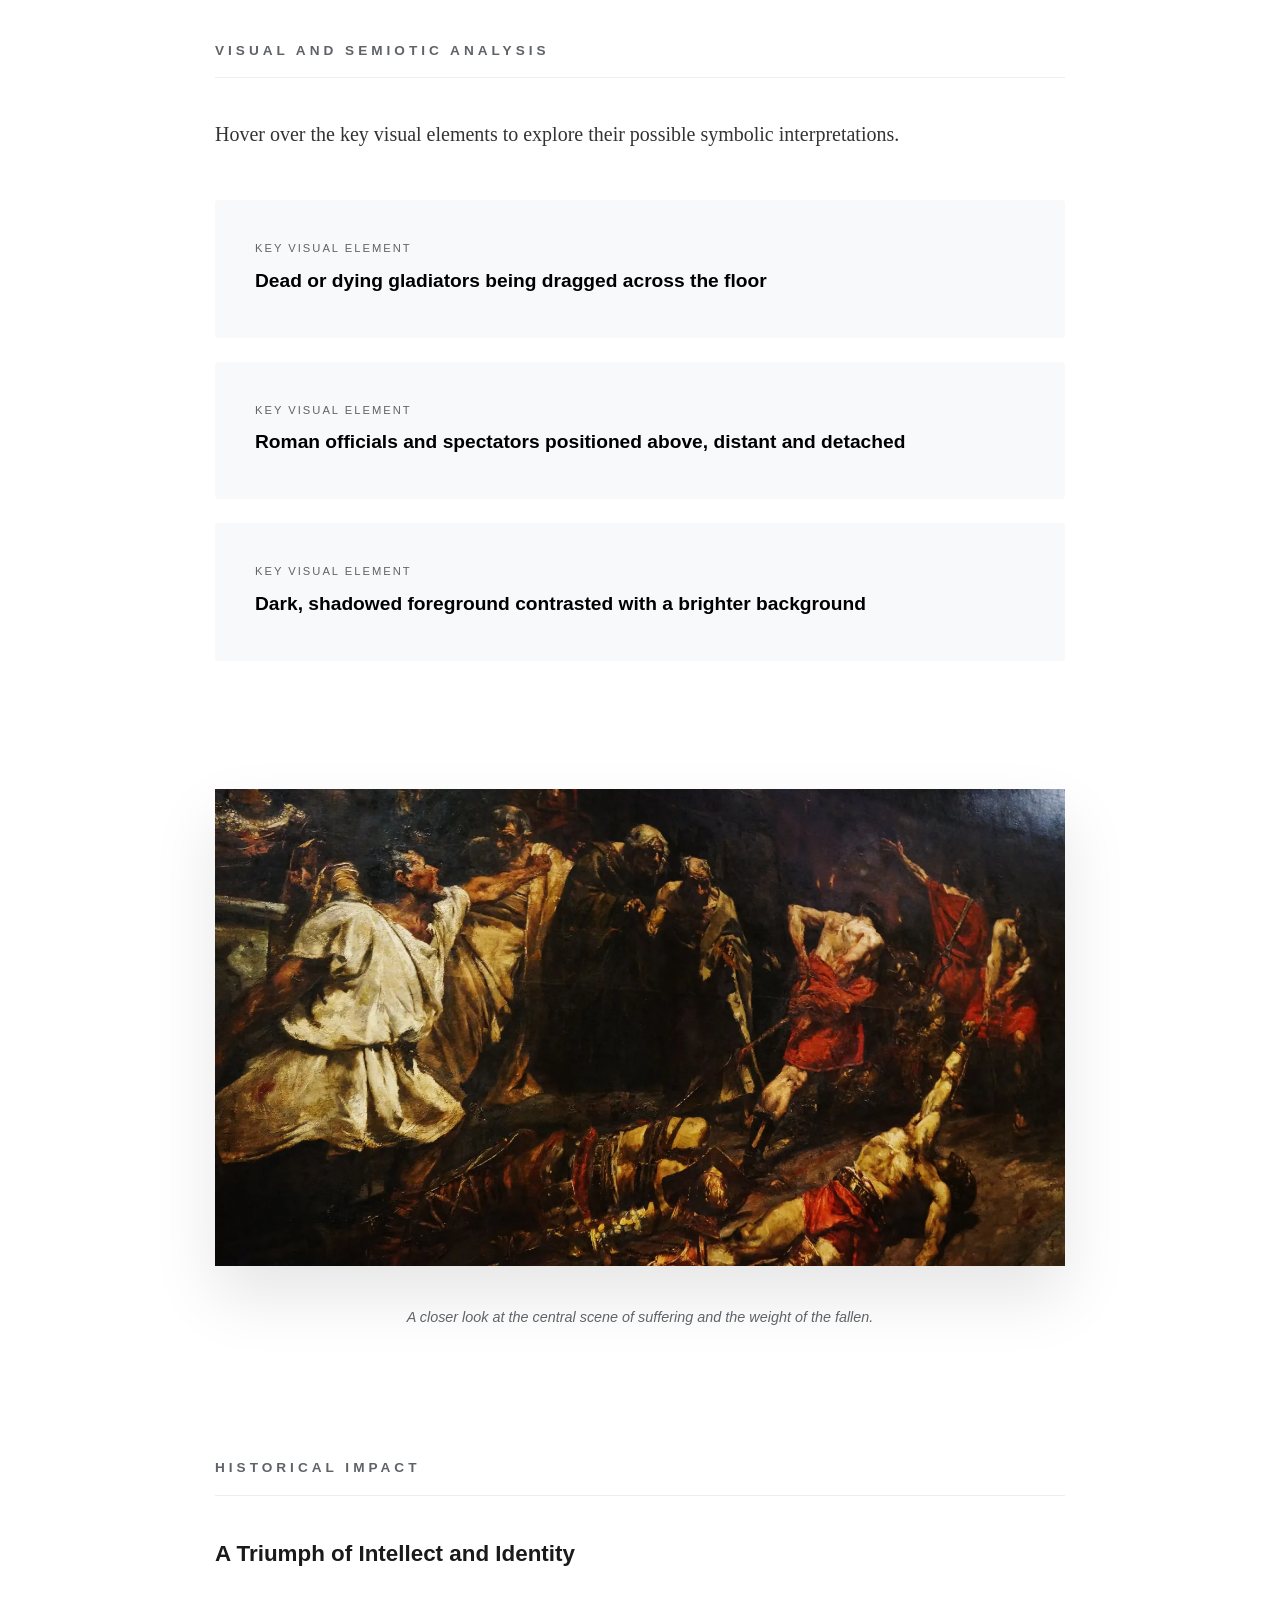
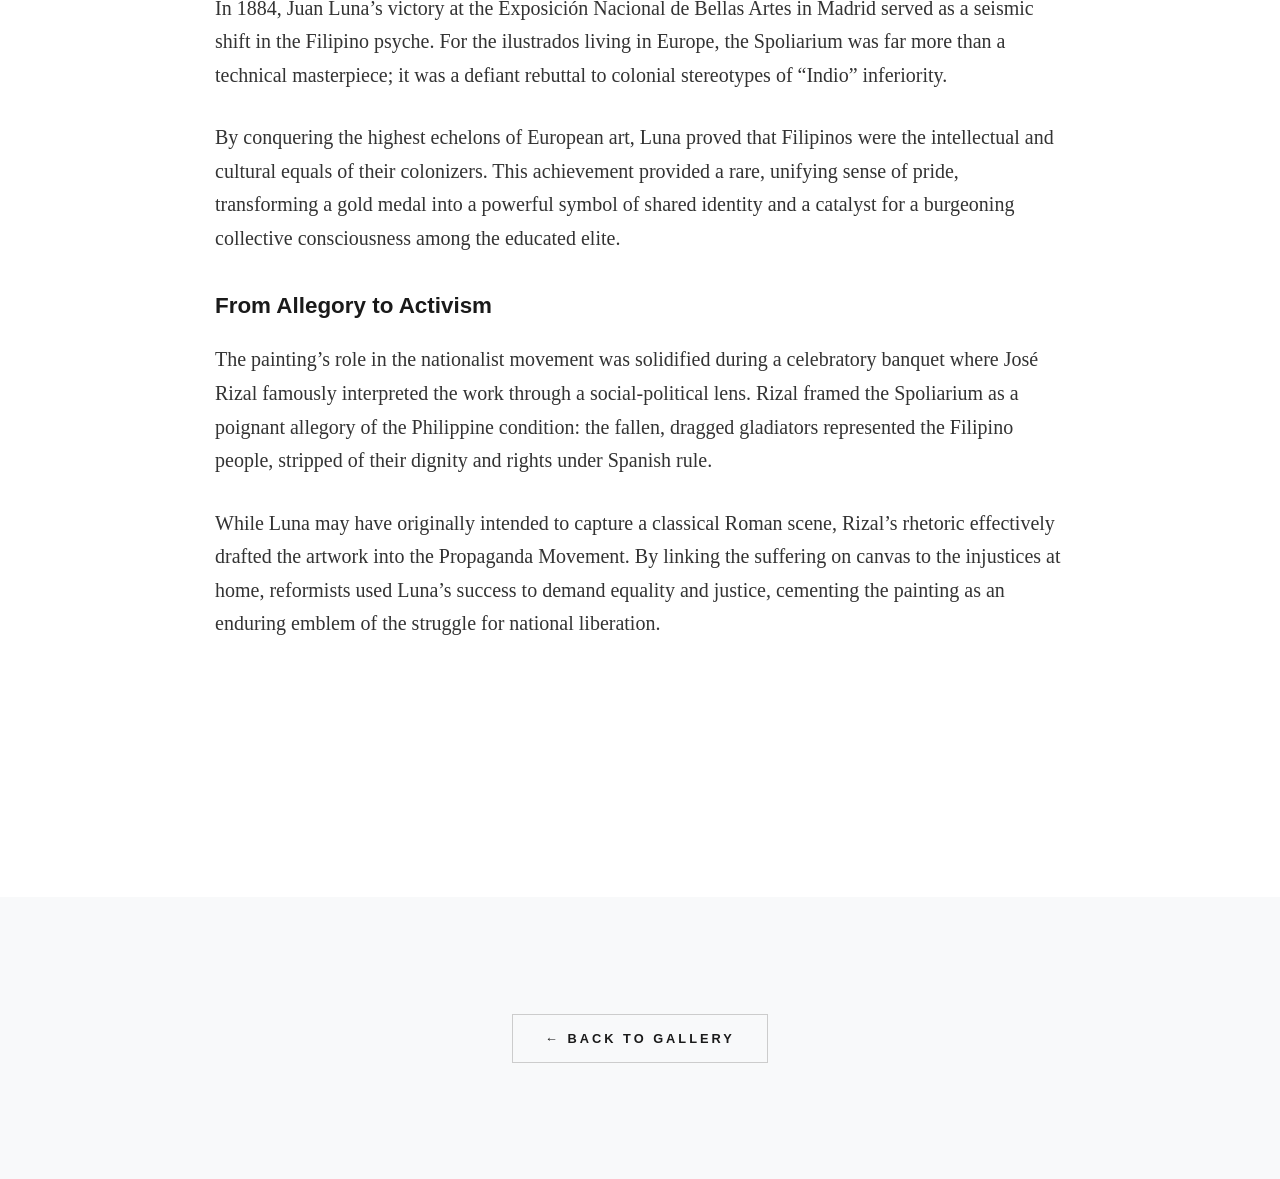
<file: exhibitions/spoliarium.html>
<!doctype html>
<html lang="en">
  <head>
    <meta charset="UTF-8" />
    <meta name="viewport" content="width=device-width, initial-scale=1.0" />
    <title>Spoliarium | PUKAW Interactive Exhibit</title>
    <style>
      /* --- GOOGLE ARTS & CULTURE THEME --- */
      :root {
        --bg-color: #ffffff;
        --text-color: #1a1a1a;
        --accent-color: #000000;
        --gray-text: #5f6368;
        --card-bg: #f8f9fa;
      }

      body {
        margin: 0;
        font-family: "Georgia", serif;
        background-color: var(--bg-color);
        color: var(--text-color);
        scroll-behavior: smooth;
        line-height: 1.6;
      }

      /* --- PROGRESS & NAV --- */
      .scroll-progress {
        position: fixed;
        top: 0;
        left: 0;
        height: 4px;
        width: 0%;
        background: var(--accent-color);
        z-index: 10000;
        transition: width 0.1s ease;
      }

      .chapter-nav {
        position: fixed;
        right: 30px;
        top: 50%;
        transform: translateY(-50%);
        display: flex;
        flex-direction: column;
        gap: 15px;
        z-index: 999;
      }

      .chapter-nav .dot {
        width: 8px;
        height: 8px;
        border-radius: 50%;
        background: rgba(0, 0, 0, 0.2);
        transition: 0.3s;
        display: block;
      }

      .chapter-nav .dot:hover,
      .chapter-nav .dot.active {
        background: var(--accent-color);
        transform: scale(1.5);
      }

      /* --- HERO SECTION --- */
      .exhibit__hero {
        position: relative;
        height: 100vh;
        overflow: hidden;
        display: flex;
        align-items: flex-end;
      }

      .exhibit__hero img {
        width: 100%;
        height: 130%; /* Extra height for parallax */
        object-fit: cover;
        position: absolute;
        top: 0;
        left: 0;
        z-index: -1;
        will-change: transform;
      }

      .exhibit__overlay {
        padding: 4rem;
        width: 100%;
        background: linear-gradient(to top, rgba(0, 0, 0, 0.9), transparent);
        color: white;
      }

      .exhibit__overlay h1 {
        font-size: clamp(3rem, 8vw, 5.5rem);
        margin: 0;
        font-weight: 400;
        letter-spacing: -2px;
      }

      .exhibit__overlay p {
        font-size: 1.1rem;
        margin-top: 10px;
        font-family: sans-serif;
        text-transform: uppercase;
        letter-spacing: 3px;
        opacity: 0.8;
      }

      /* --- CONTENT LAYOUT --- */
      .exhibit__container {
        max-width: 850px;
        margin: auto;
        padding: 8rem 2rem;
      }

      .exhibit__block {
        margin-bottom: 8rem;
      }

      .exhibit__block h2 {
        font-family: sans-serif;
        font-size: 0.85rem;
        text-transform: uppercase;
        letter-spacing: 4px;
        color: var(--gray-text);
        margin-bottom: 2.5rem;
        border-bottom: 1px solid #eee;
        padding-bottom: 1rem;
      }

      .exhibit__block h3 {
        font-family: sans-serif;
        font-size: 1.4rem;
        margin: 2rem 0 1rem 0;
        font-weight: 600;
      }

      .exhibit__block p {
        font-size: 1.25rem;
        line-height: 2.1rem;
        margin-bottom: 1.8rem;
        color: #333;
      }

      /* --- ANALYSIS CARDS --- */
      .analysis-grid {
        display: grid;
        gap: 1.5rem;
        margin-top: 3rem;
      }

      .analysis-card {
        padding: 2.5rem;
        background: var(--card-bg);
        border-radius: 4px;
        cursor: help;
        transition: all 0.4s cubic-bezier(0.165, 0.84, 0.44, 1);
      }

      .analysis-card .label {
        font-family: sans-serif;
        font-size: 0.7rem;
        text-transform: uppercase;
        letter-spacing: 2px;
        color: var(--gray-text);
        margin-bottom: 0.5rem;
        display: block;
      }

      .analysis-card h4 {
        font-family: sans-serif;
        font-size: 1.2rem;
        margin: 0;
        color: var(--accent-color);
      }

      .hidden-text {
        opacity: 0;
        max-height: 0;
        overflow: hidden;
        transition: all 0.5s ease;
        color: #444;
        font-size: 1.1rem;
        line-height: 1.8rem;
        border-top: 1px solid #ddd;
      }

      .analysis-card:hover {
        background: #fff;
        box-shadow: 0 20px 40px rgba(0, 0, 0, 0.08);
        transform: translateY(-5px);
      }

      .analysis-card:hover .hidden-text {
        opacity: 1;
        max-height: 300px;
        margin-top: 1.5rem;
        padding-top: 1.5rem;
      }

      /* --- IMAGE DETAIL --- */
      .exhibit__image {
        margin: 8rem 0;
        text-align: center;
      }

      .exhibit__image img {
        width: 100%;
        max-width: 1100px;
        box-shadow: 0 30px 60px rgba(0, 0, 0, 0.1);
      }

      .caption {
        font-family: sans-serif;
        font-size: 0.9rem;
        color: var(--gray-text);
        margin-top: 2rem;
        font-style: italic;
      }

      /* --- ANIMATIONS --- */
      .exhibit__block,
      .exhibit__image,
      .analysis-card {
        opacity: 0;
        transform: translateY(40px);
        transition: all 1s ease;
      }

      .exhibit__block.show,
      .exhibit__image.show,
      .analysis-card.show {
        opacity: 1;
        transform: translateY(0);
      }

      /* --- FOOTER --- */
      .exhibit__footer {
        padding: 8rem 2rem;
        text-align: center;
        background: #f8f9fa;
      }

      .exhibit__footer a {
        font-family: sans-serif;
        text-decoration: none;
        color: var(--text-color);
        font-weight: bold;
        text-transform: uppercase;
        font-size: 0.8rem;
        letter-spacing: 3px;
        padding: 1rem 2rem;
        border: 1px solid #ccc;
        transition: 0.3s;
      }

      .exhibit__footer a:hover {
        background: black;
        color: white;
        border-color: black;
      }
    </style>
  </head>

  <body>
    <div class="scroll-progress" id="bar"></div>

    <nav class="chapter-nav">
      <a href="#context" class="dot" title="Context"></a>
      <a href="#visual" class="dot" title="Analysis"></a>
      <a href="#impact" class="dot" title="Impact"></a>
    </nav>

    <!-- HERO SECTION -->
    <header class="exhibit__hero">
      <img
        src="../assets/header.WEBP"
        id="heroImg"
        alt="Spoliarium Full Work"
      />
      <div class="exhibit__overlay">
        <p>Juan Luna • 1884</p>
        <h1>Spoliarium</h1>
      </div>
    </header>

    <section class="exhibit__container">
      <!-- SECTION 1: CONTEXT -->
      <div class="exhibit__block" id="context">
        <h2>Context</h2>
        <p>
          Painted in 1884 during the height of Spanish colonial rule,
          <strong>Spoliarium</strong> emerged at a time when Filipino ilustrados
          were beginning to demand reforms. The Philippines was still under
          Spain, and racial hierarchy, political exclusion, and clerical
          dominance shaped everyday life.
        </p>
        <p>
          The painting was submitted to the Exposición Nacional de Bellas Artes,
          where it won a gold medal—an unprecedented achievement for a Filipino
          artist in Europe. The work was not commissioned by a specific patron.
          Instead, Juan Luna painted it independently for submission to the
          Madrid exposition, positioning himself within the European academic
          art world.
        </p>
        <p>
          Its primary audience was the Spanish and European elite attending the
          Madrid exhibition. It was meant to be judged according to European
          artistic standards, not necessarily as a political statement about the
          Philippines.
        </p>
      </div>

      <!-- SECTION 2: ANALYSIS -->
      <div class="exhibit__block" id="visual">
        <h2>Visual and Semiotic Analysis</h2>
        <p>
          Hover over the key visual elements to explore their possible symbolic
          interpretations.
        </p>

        <div class="analysis-grid">
          <!-- Card 1 -->
          <div class="analysis-card">
            <span class="label">Key Visual Element</span>
            <h4>Dead or dying gladiators being dragged across the floor</h4>
            <div class="hidden-text">
              <strong>Possible Interpretation:</strong><br />
              May be seen as symbols of oppression and human suffering; the act
              of dragging bodies interpreted as dehumanization and exploitation.
            </div>
          </div>

          <!-- Card 2 -->
          <div class="analysis-card">
            <span class="label">Key Visual Element</span>
            <h4>
              Roman officials and spectators positioned above, distant and
              detached
            </h4>
            <div class="hidden-text">
              <strong>Possible Interpretation:</strong><br />
              May suggest power structures detached from the reality of violence
              and the suffering of the marginalized.
            </div>
          </div>

          <!-- Card 3 -->
          <div class="analysis-card">
            <span class="label">Key Visual Element</span>
            <h4>
              Dark, shadowed foreground contrasted with a brighter background
            </h4>
            <div class="hidden-text">
              <strong>Possible Interpretation:</strong><br />
              May reflect visibility vs. neglect, or the tension between who is
              seen by history versus who is intentionally ignored.
            </div>
          </div>
        </div>
      </div>

      <!-- INTERMEDIATE IMAGE -->
      <div class="exhibit__image">
        <img src="../assets/header.WEBP" alt="Detail of the Spoliarium" />
        <p class="caption">
          A closer look at the central scene of suffering and the weight of the
          fallen.
        </p>
      </div>

      <!-- SECTION 3: HISTORICAL IMPACT -->
      <div class="exhibit__block" id="impact">
        <h2>Historical Impact</h2>

        <h3>A Triumph of Intellect and Identity</h3>
        <p>
          In 1884, Juan Luna’s victory at the Exposición Nacional de Bellas
          Artes in Madrid served as a seismic shift in the Filipino psyche. For
          the ilustrados living in Europe, the Spoliarium was far more than a
          technical masterpiece; it was a defiant rebuttal to colonial
          stereotypes of “Indio” inferiority.
        </p>
        <p>
          By conquering the highest echelons of European art, Luna proved that
          Filipinos were the intellectual and cultural equals of their
          colonizers. This achievement provided a rare, unifying sense of pride,
          transforming a gold medal into a powerful symbol of shared identity
          and a catalyst for a burgeoning collective consciousness among the
          educated elite.
        </p>

        <h3>From Allegory to Activism</h3>
        <p>
          The painting’s role in the nationalist movement was solidified during
          a celebratory banquet where José Rizal famously interpreted the work
          through a social-political lens. Rizal framed the Spoliarium as a
          poignant allegory of the Philippine condition: the fallen, dragged
          gladiators represented the Filipino people, stripped of their dignity
          and rights under Spanish rule.
        </p>
        <p>
          While Luna may have originally intended to capture a classical Roman
          scene, Rizal’s rhetoric effectively drafted the artwork into the
          Propaganda Movement. By linking the suffering on canvas to the
          injustices at home, reformists used Luna’s success to demand equality
          and justice, cementing the painting as an enduring emblem of the
          struggle for national liberation.
        </p>
      </div>
    </section>

    <footer class="exhibit__footer">
      <a href="../index.html">← Back to Gallery</a>
    </footer>

    <script>
      // SCROLL PROGRESS & PARALLAX
      const bar = document.getElementById("bar");
      const heroImg = document.getElementById("heroImg");

      window.onscroll = () => {
        let winScroll =
          document.body.scrollTop || document.documentElement.scrollTop;
        let height =
          document.documentElement.scrollHeight -
          document.documentElement.clientHeight;
        let scrolled = (winScroll / height) * 100;
        bar.style.width = scrolled + "%";

        // Immersive Parallax
        if (winScroll < window.innerHeight * 1.5) {
          heroImg.style.transform = `translateY(${winScroll * 0.35}px)`;
        }

        updateNav(winScroll);
      };

      // FADE-IN ON SCROLL
      const observer = new IntersectionObserver(
        (entries) => {
          entries.forEach((entry) => {
            if (entry.isIntersecting) entry.target.classList.add("show");
          });
        },
        { threshold: 0.1 },
      );

      document
        .querySelectorAll(".exhibit__block, .exhibit__image, .analysis-card")
        .forEach((el) => {
          observer.observe(el);
        });

      // NAV DOTS UPDATE
      function updateNav(scrollPos) {
        const sections = ["context", "visual", "impact"];
        sections.forEach((id, index) => {
          const el = document.getElementById(id);
          const dot = document.querySelectorAll(".dot")[index];
          if (el.offsetTop - 300 <= scrollPos) {
            document
              .querySelectorAll(".dot")
              .forEach((d) => d.classList.remove("active"));
            dot.classList.add("active");
          }
        });
      }
    </script>
  </body>
</html>
</file>
